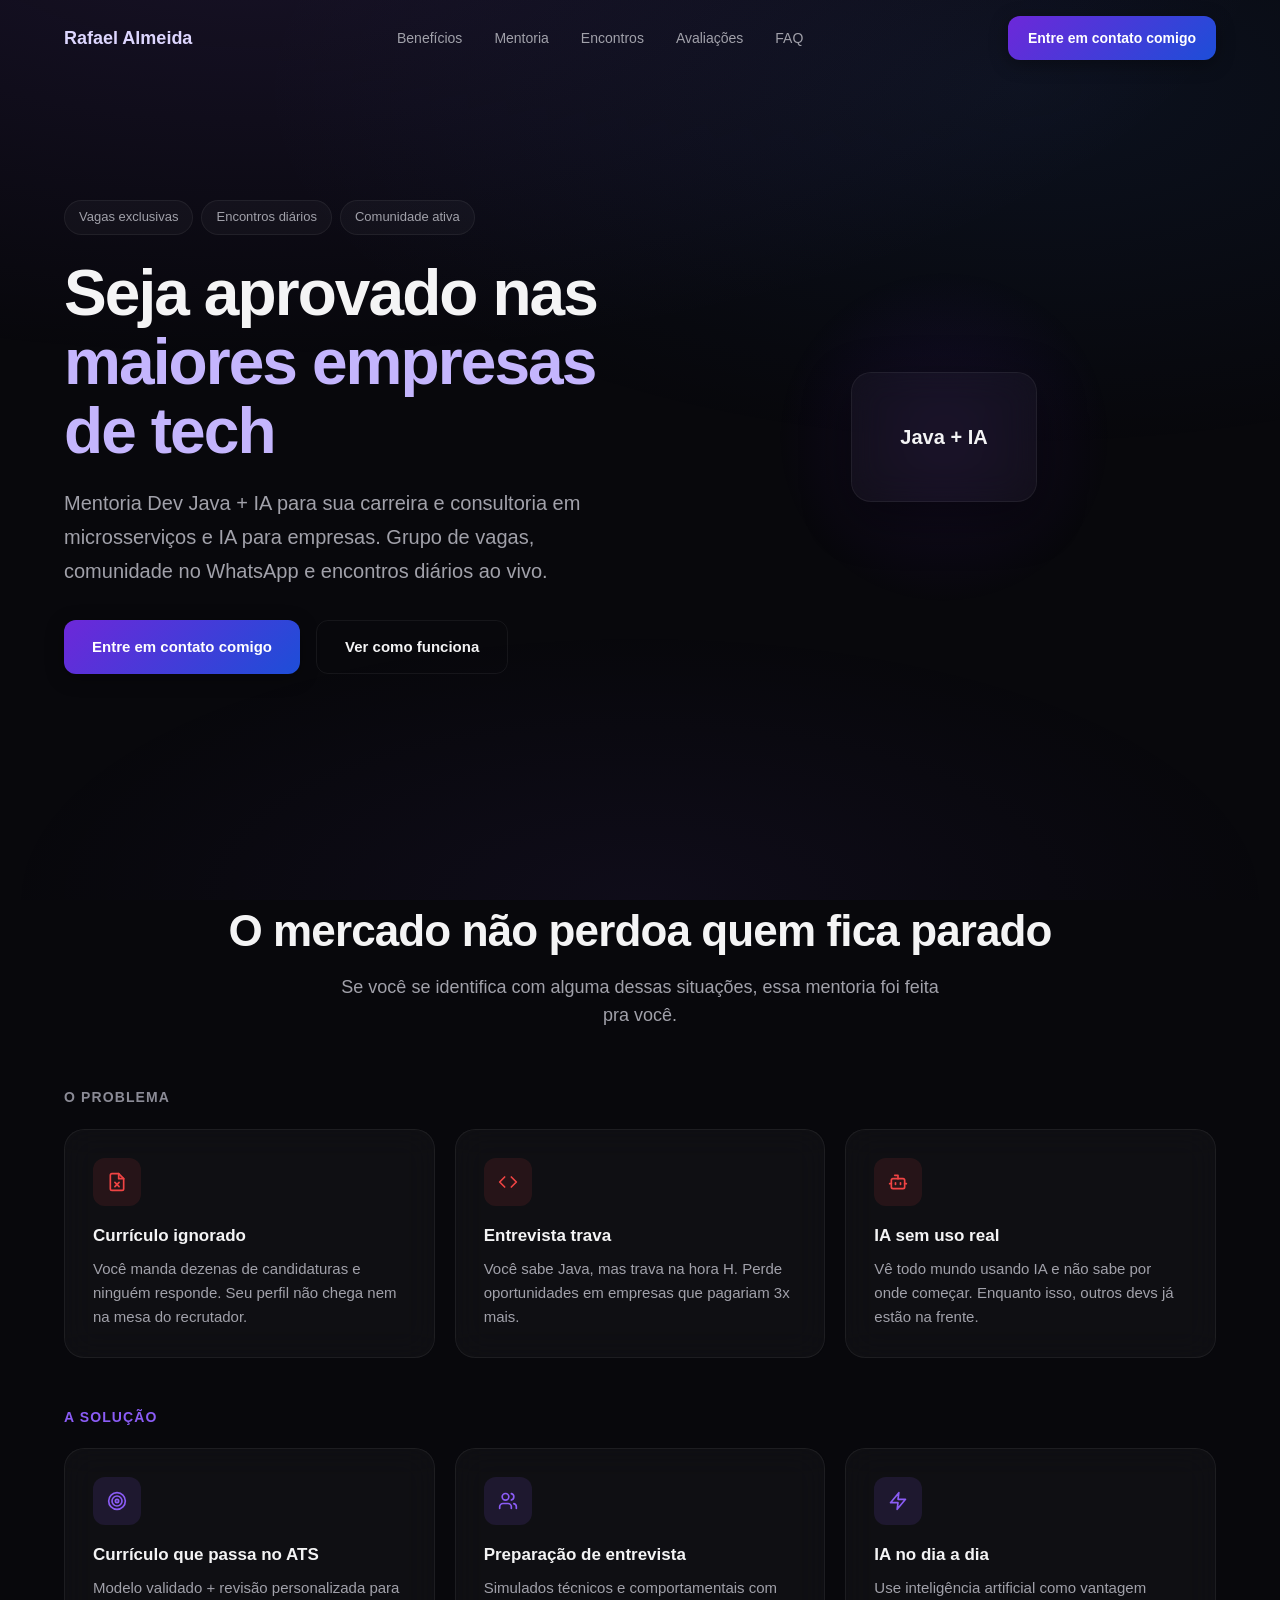
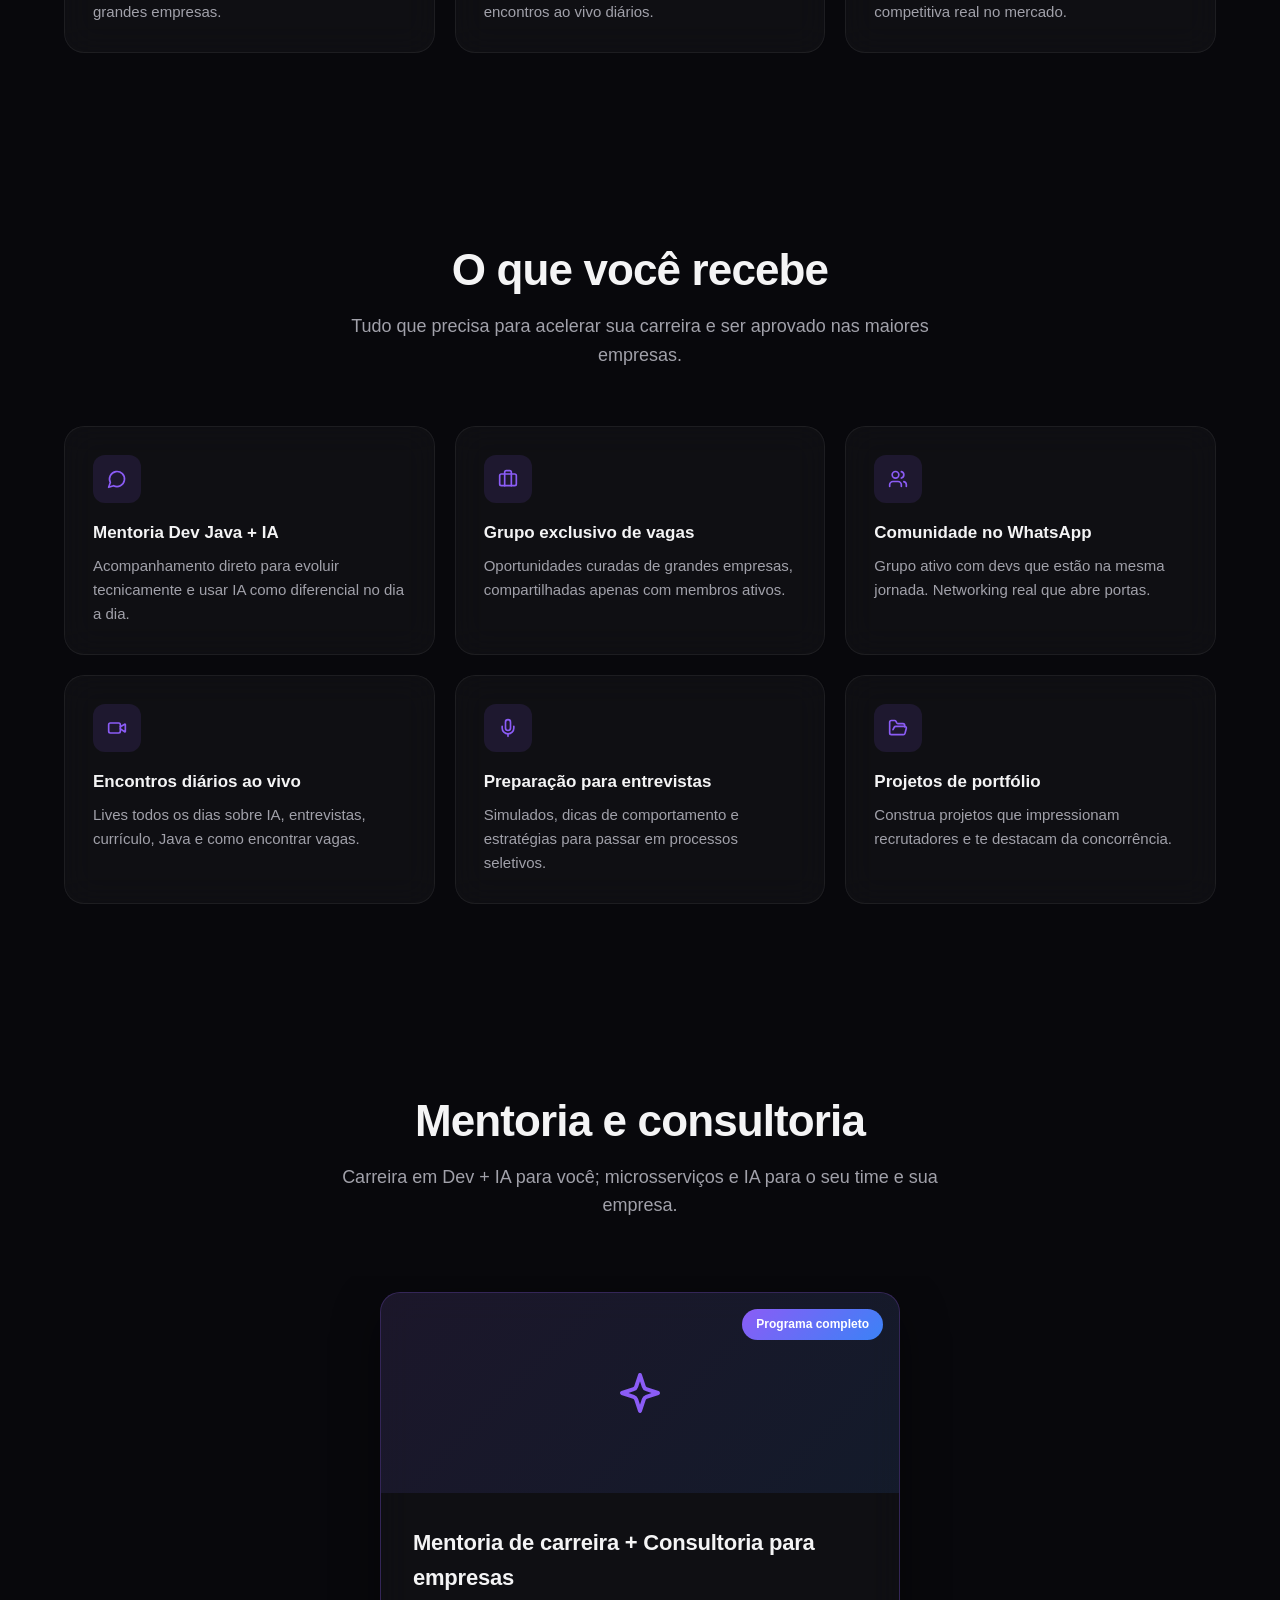
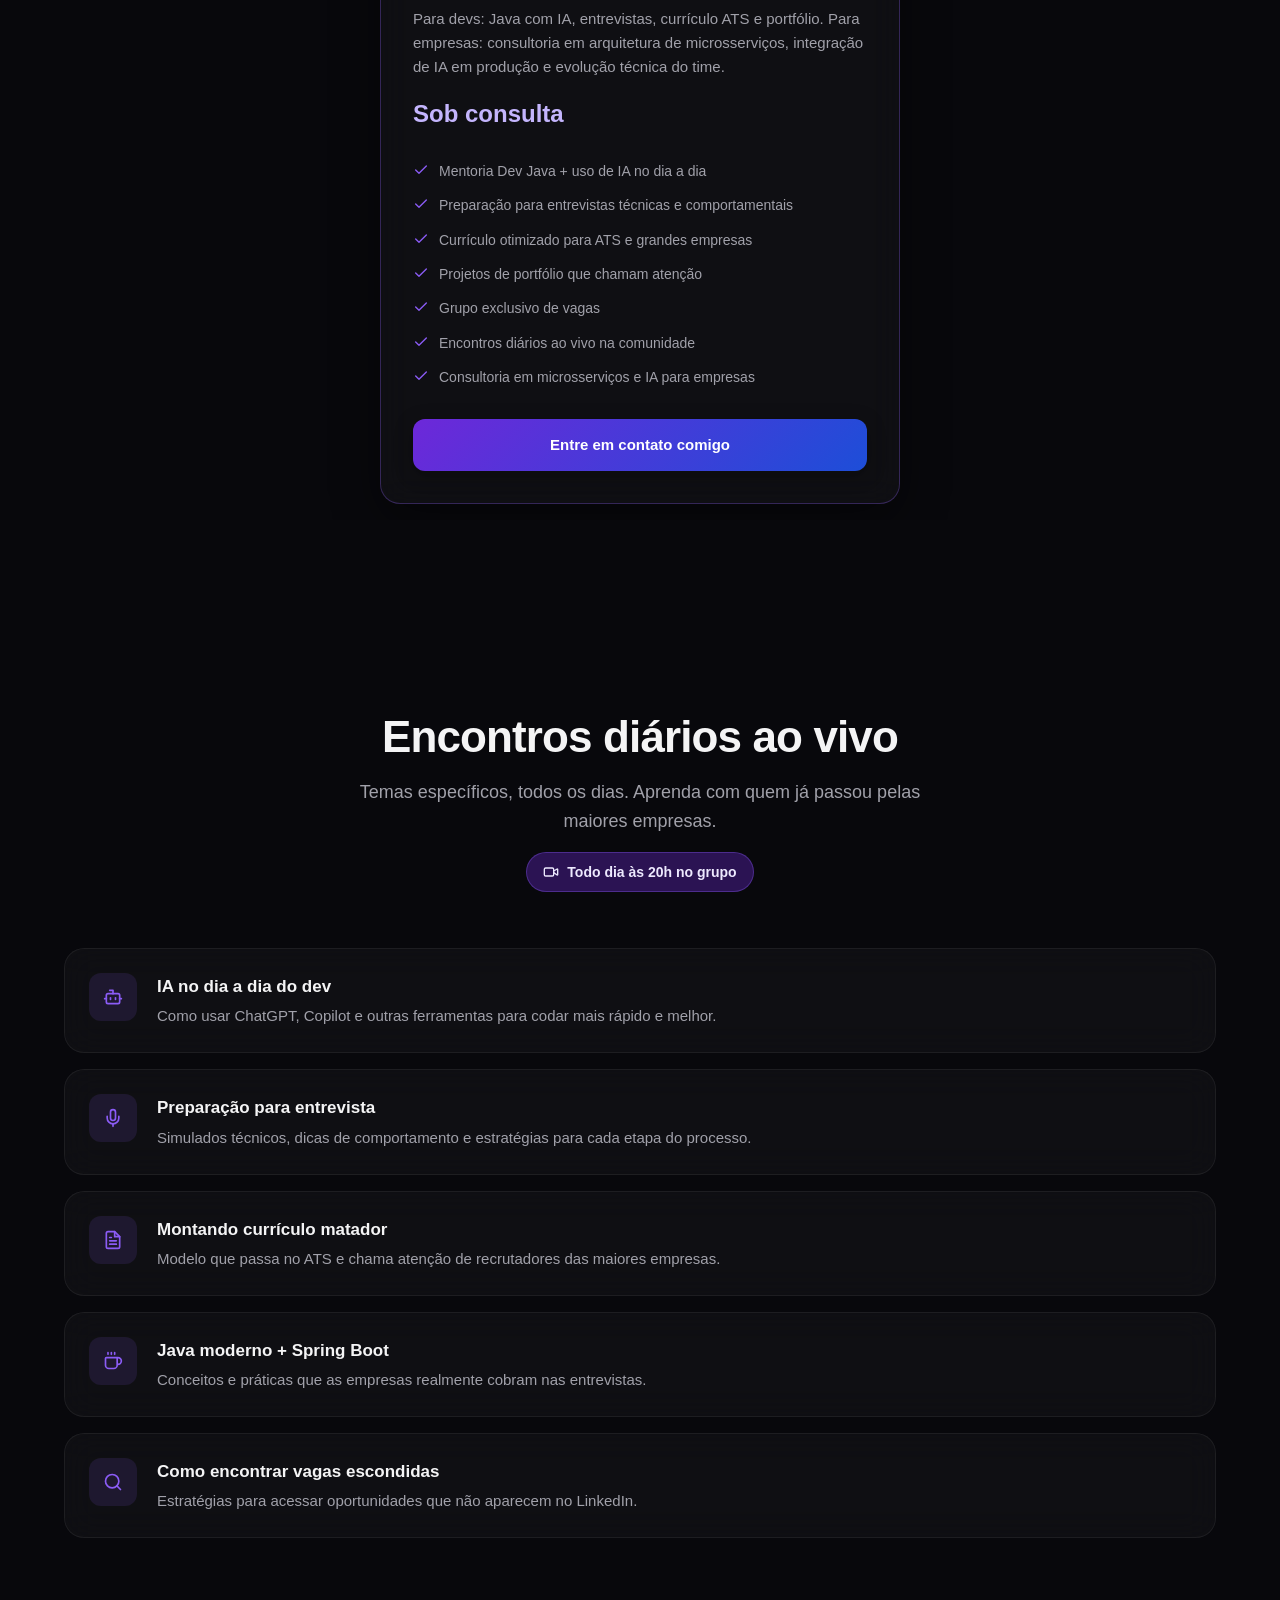
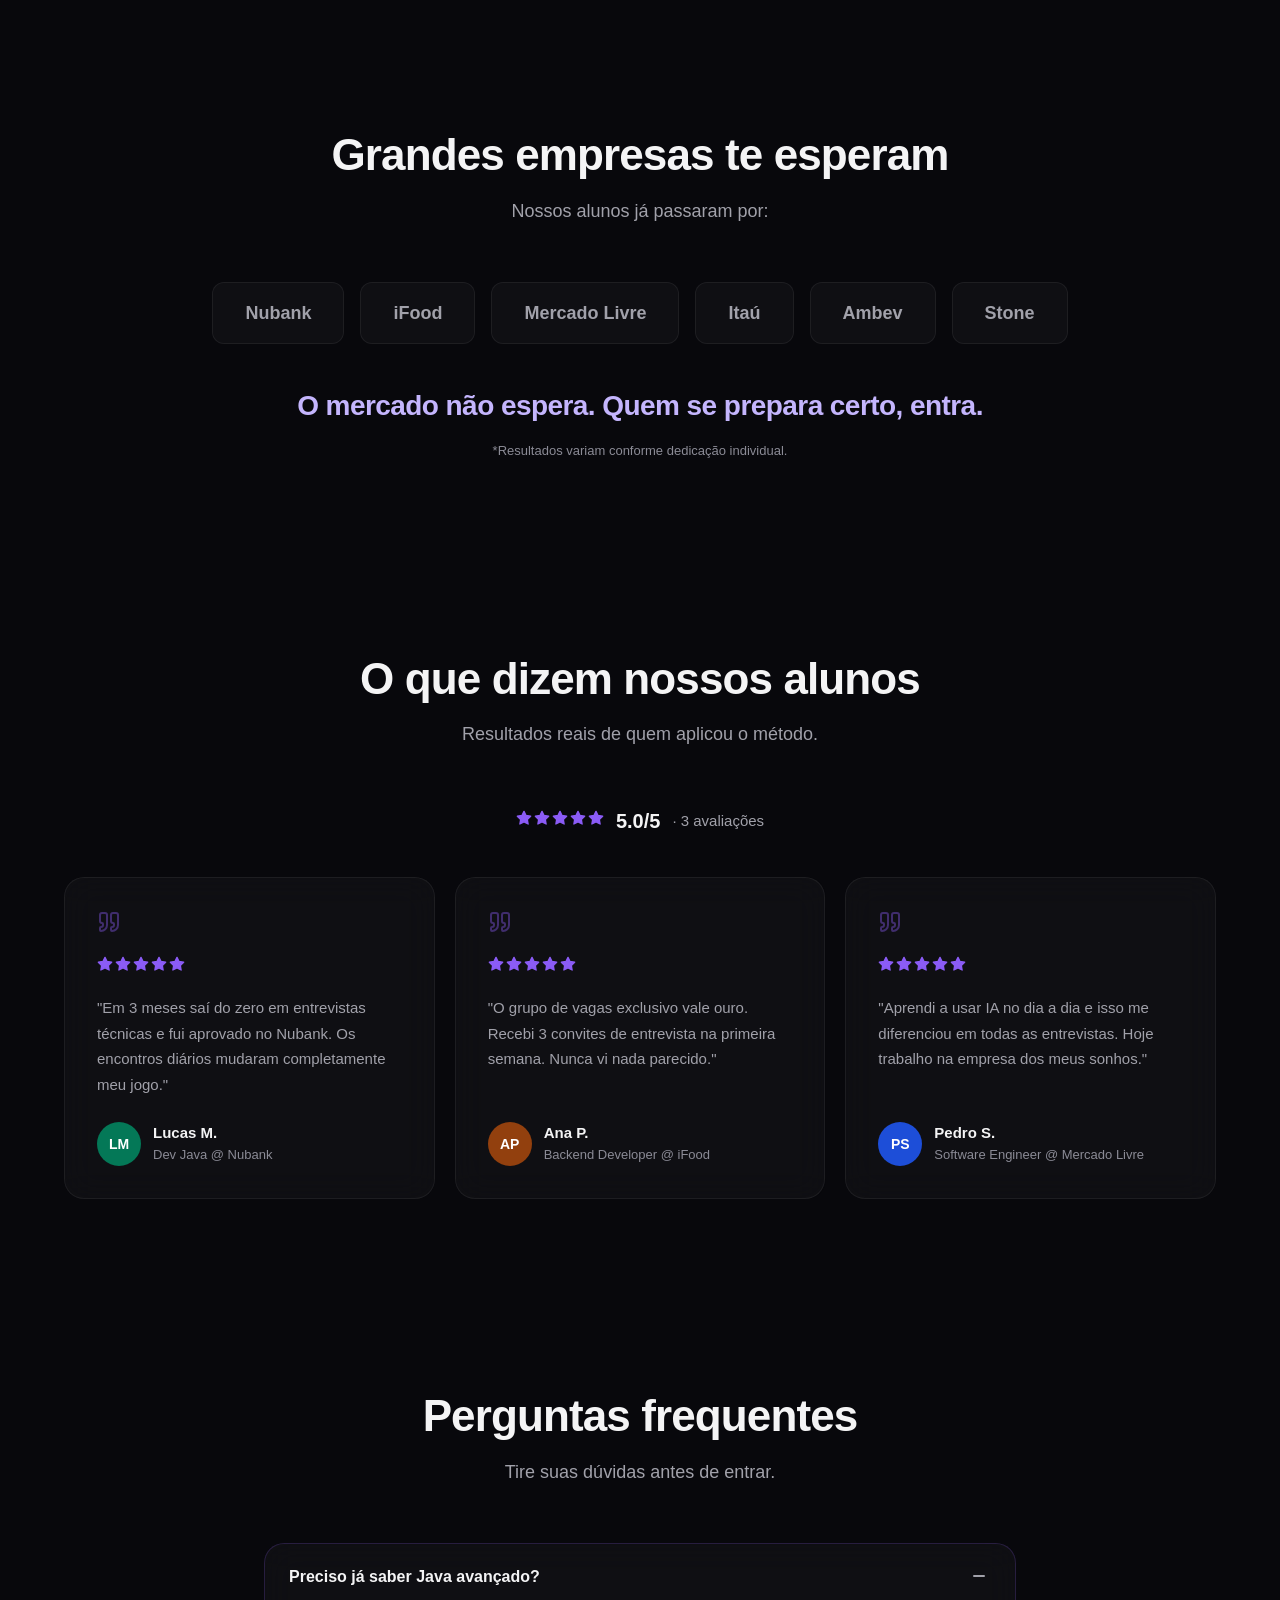
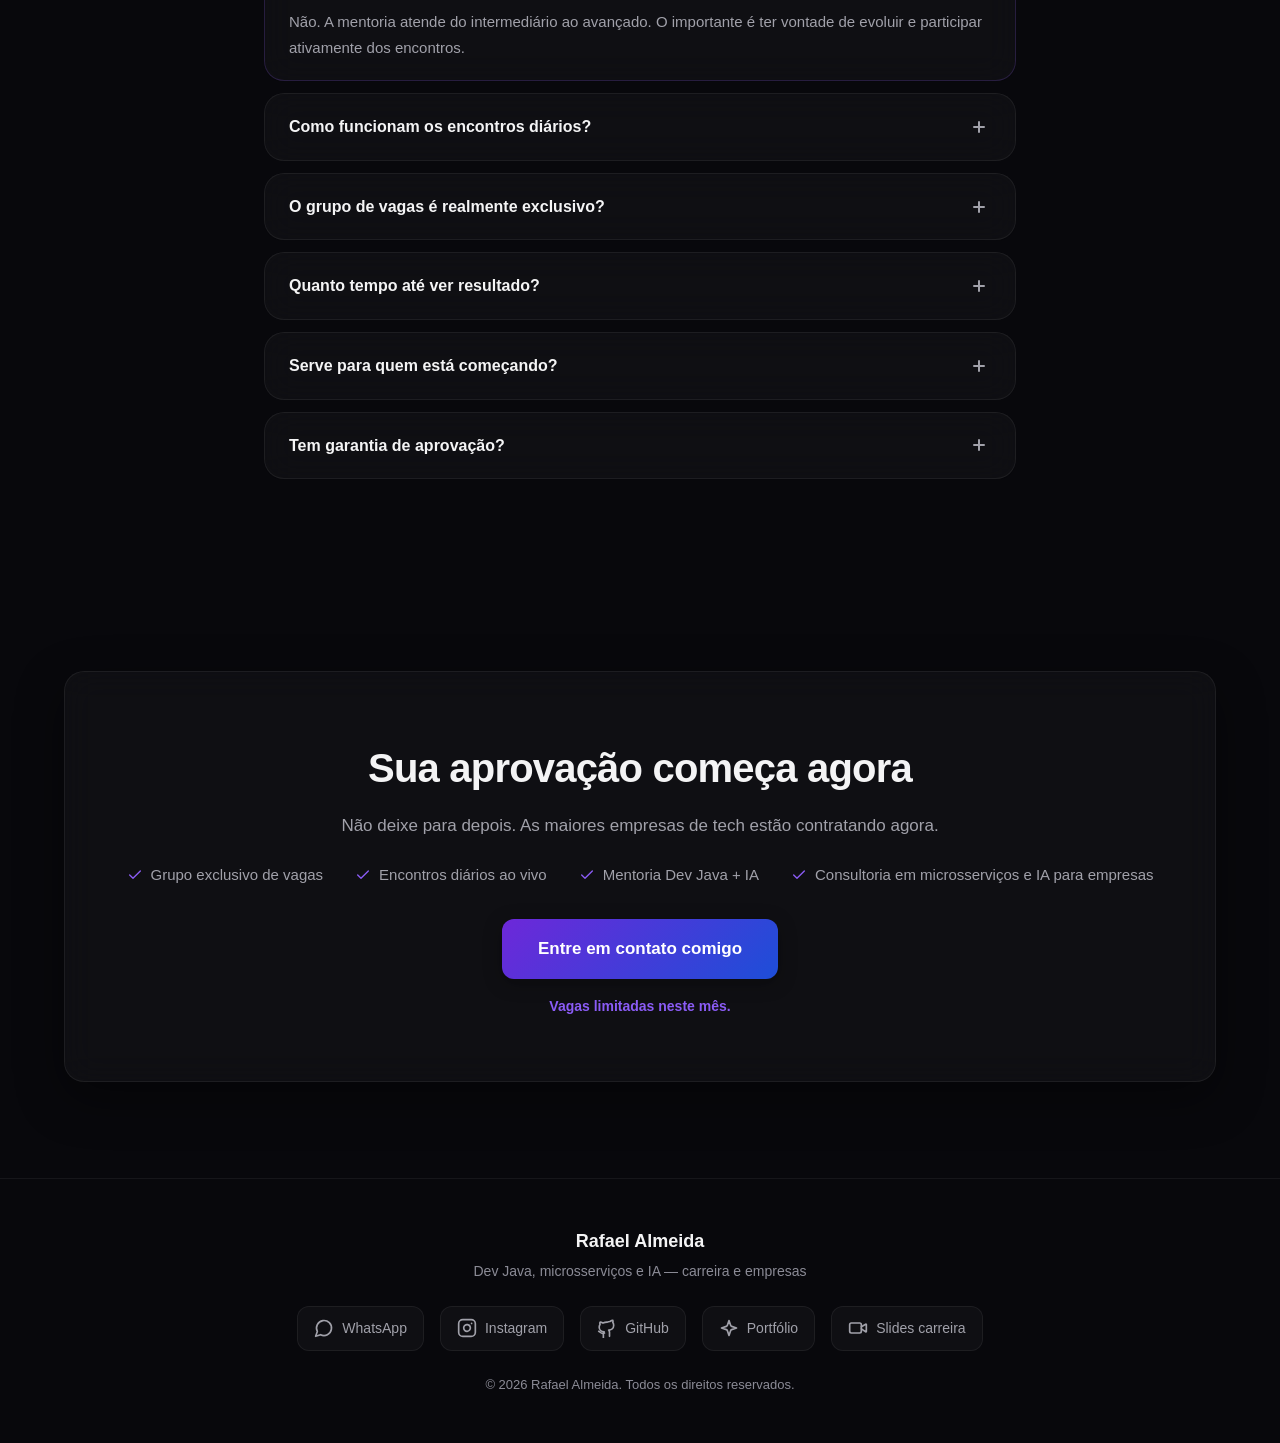
<file: index.html>
<!DOCTYPE html>
<html lang="pt-BR">
<head>
  <meta charset="UTF-8">
  <meta name="viewport" content="width=device-width, initial-scale=1.0">
  <meta name="description" content="Mentoria de carreira Dev Java + IA e consultoria para empresas em microsserviços e inteligência artificial. Vagas exclusivas e encontros ao vivo.">
  <meta name="robots" content="index, follow">
  <title>Rafael Almeida | Consultoria Dev Java, Microsserviços e IA</title>
  <link rel="canonical" href="https://developerrafu.github.io/landing-consultoria-java/">
  <link rel="icon" href="data:image/svg+xml,%3Csvg xmlns='http://www.w3.org/2000/svg' viewBox='0 0 32 32' fill='none'%3E%3Crect width='32' height='32' rx='8' fill='%238B5CF6'/%3E%3Cpath d='M8 22L16 8L24 22H8Z' stroke='white' stroke-width='2' stroke-linejoin='round'/%3E%3Ccircle cx='16' cy='18' r='2' fill='white'/%3E%3C/svg%3E" type="image/svg+xml">
  <link rel="preload" href="config.json" as="fetch" crossorigin>
  <link rel="modulepreload" href="assets/js/main.js">
  <meta name="theme-color" content="#08080C">
  <link rel="stylesheet" href="assets/css/styles.css">
  <script type="application/ld+json" id="structured-data">
  {
    "@context": "https://schema.org",
    "@graph": [
      {
        "@type": "WebSite",
        "@id": "https://developerrafu.github.io/landing-consultoria-java/#website",
        "url": "https://developerrafu.github.io/landing-consultoria-java/",
        "name": "Rafael Almeida",
        "description": "Mentoria de carreira Dev Java + IA e consultoria para empresas em microsserviços e inteligência artificial.",
        "inLanguage": "pt-BR"
      },
      {
        "@type": "Person",
        "@id": "https://developerrafu.github.io/landing-consultoria-java/#person",
        "name": "Rafael Almeida",
        "url": "https://developerrafu.github.io/landing-consultoria-java/",
        "description": "Mentoria de carreira Dev Java + IA e consultoria para empresas em microsserviços e inteligência artificial."
      }
    ]
  }
  </script>
  <script>
    window.__CONFIG_PROMISE__ = fetch("config.json").then(function (response) {
      if (!response.ok) throw new Error("Failed to load config.json");
      return response.json();
    });
  </script>
</head>
<body>
  <div id="app">
    <header class="nav" id="nav">
      <div class="container nav__inner">
        <a href="#" class="nav__brand"><span class="nav__logo-text">Rafael Almeida</span></a>
        <nav class="nav__menu" id="nav-menu" aria-label="Menu principal">
          <a href="#benefits" class="nav__link">Benefícios</a>
          <a href="#products" class="nav__link">Mentoria</a>
          <a href="#live" class="nav__link">Encontros</a>
          <a href="#reviews" class="nav__link">Avaliações</a>
          <a href="#faq" class="nav__link">FAQ</a>
        </nav>
        <div class="nav__actions">
          <a href="https://wa.me/559183610117?text=Ol%C3%A1!%20Quero%20saber%20mais%20sobre%20mentoria%20de%20carreira%20e%20consultoria%20em%20microsservi%C3%A7os%20e%20IA." class="btn btn--primary btn--sm nav__cta" target="_blank" rel="noopener">Entre em contato comigo</a>
          <button class="nav__toggle" id="nav-toggle" aria-label="Abrir menu" aria-expanded="false" type="button">
            <svg class="icon" xmlns="http://www.w3.org/2000/svg" width="24" height="24" viewBox="0 0 24 24" fill="none" stroke="currentColor" stroke-width="2" aria-hidden="true"><line x1="4" x2="20" y1="12" y2="12"/><line x1="4" x2="20" y1="6" y2="6"/><line x1="4" x2="20" y1="18" y2="18"/></svg>
          </button>
        </div>
      </div>
    </header>
    <main id="main-content">
      <section class="section hero" id="hero">
        <div class="container hero__grid">
          <div class="hero__content">
            <div class="hero__badges">
              <span class="badge">Vagas exclusivas</span>
              <span class="badge">Encontros diários</span>
              <span class="badge">Comunidade ativa</span>
            </div>
            <h1 class="hero__title">
              Seja aprovado nas
              <span class="accent-text">maiores empresas de tech</span>
            </h1>
            <p class="hero__subtitle">Mentoria Dev Java + IA para sua carreira e consultoria em microsserviços e IA para empresas. Grupo de vagas, comunidade no WhatsApp e encontros diários ao vivo.</p>
            <div class="hero__actions">
              <a href="https://wa.me/559183610117?text=Ol%C3%A1!%20Quero%20saber%20mais%20sobre%20mentoria%20de%20carreira%20e%20consultoria%20em%20microsservi%C3%A7os%20e%20IA." class="btn btn--primary" target="_blank" rel="noopener">Entre em contato comigo</a>
              <a href="#benefits" class="btn btn--ghost">Ver como funciona</a>
            </div>
          </div>
          <div class="hero__visual">
            <div class="hero__visual-placeholder">
              <div class="hero__glow"></div>
              <div class="hero__card-preview glass">
                <span>Java + IA</span>
              </div>
            </div>
          </div>
        </div>
      </section>
    </main>
  </div>
  <script type="module" src="assets/js/main.js"></script>
</body>
</html>
</file>
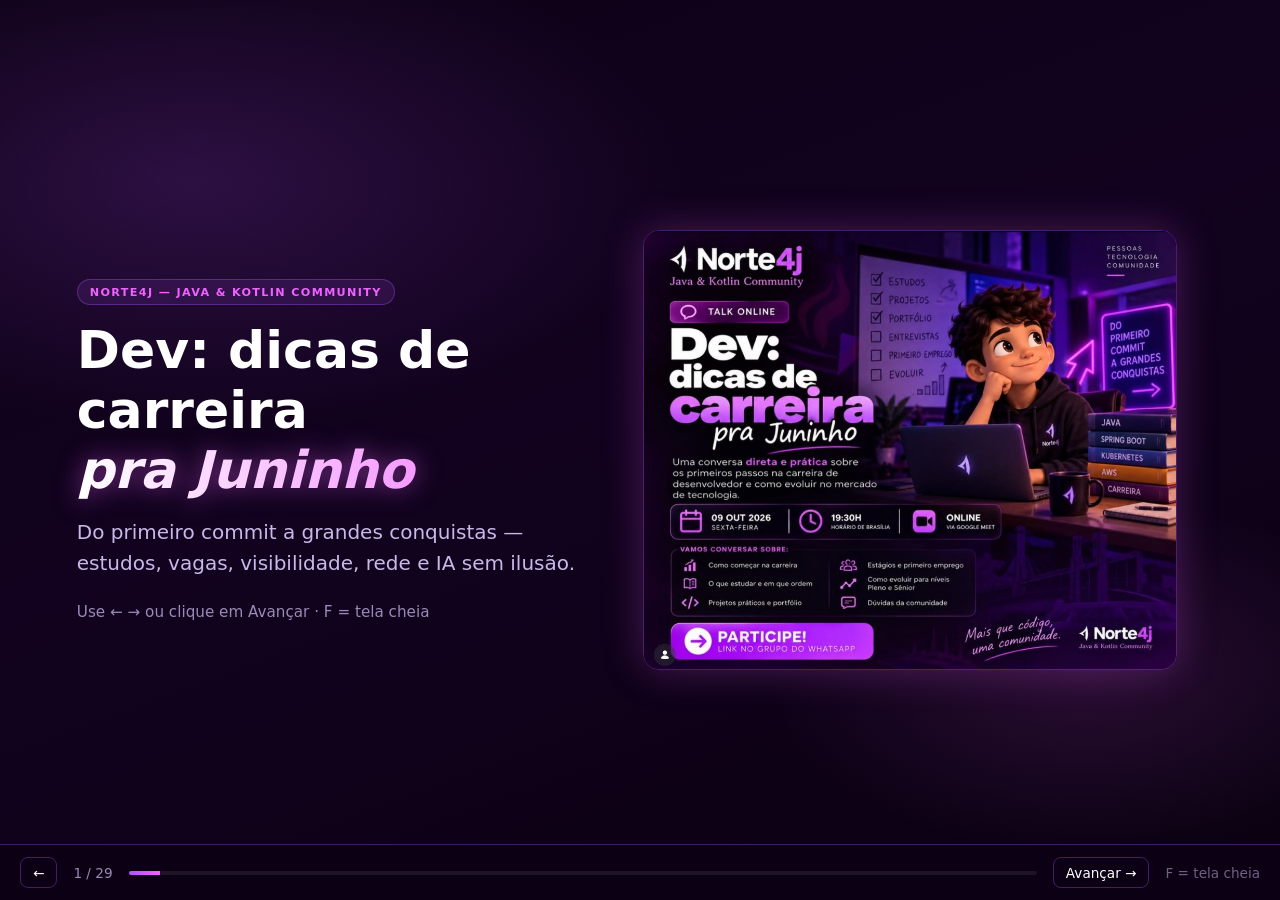
<file: apresentacao/deck.html>
<!DOCTYPE html>
<html lang="pt-BR">
<head>
  <meta charset="UTF-8">
  <meta name="viewport" content="width=device-width, initial-scale=1.0">
  <title>Slides</title>
  <link rel="stylesheet" href="assets/slides.css">
  <script>
    (function () {
      const params = new URLSearchParams(location.search);
      const deck = params.get("deck") || "dev-juninho-30-slides.json";
      document.documentElement.setAttribute("data-slides-config", deck);
      const link = document.createElement("link");
      link.rel = "preload";
      link.href = deck;
      link.as = "fetch";
      link.crossOrigin = "";
      document.head.appendChild(link);
    })();
  </script>
</head>
<body>
  <div class="deck" id="deck" aria-live="polite"></div>

  <div class="ui" role="toolbar" aria-label="Navegação da apresentação">
    <button type="button" id="prev" aria-label="Slide anterior">←</button>
    <span id="counter">…</span>
    <div class="progress" aria-hidden="true"><div class="progress__fill" id="progress"></div></div>
    <button type="button" id="next" aria-label="Próximo slide">Avançar →</button>
    <span class="hint">F = tela cheia</span>
  </div>

  <script type="module" src="assets/slides-renderer.js"></script>
</body>
</html>
</file>
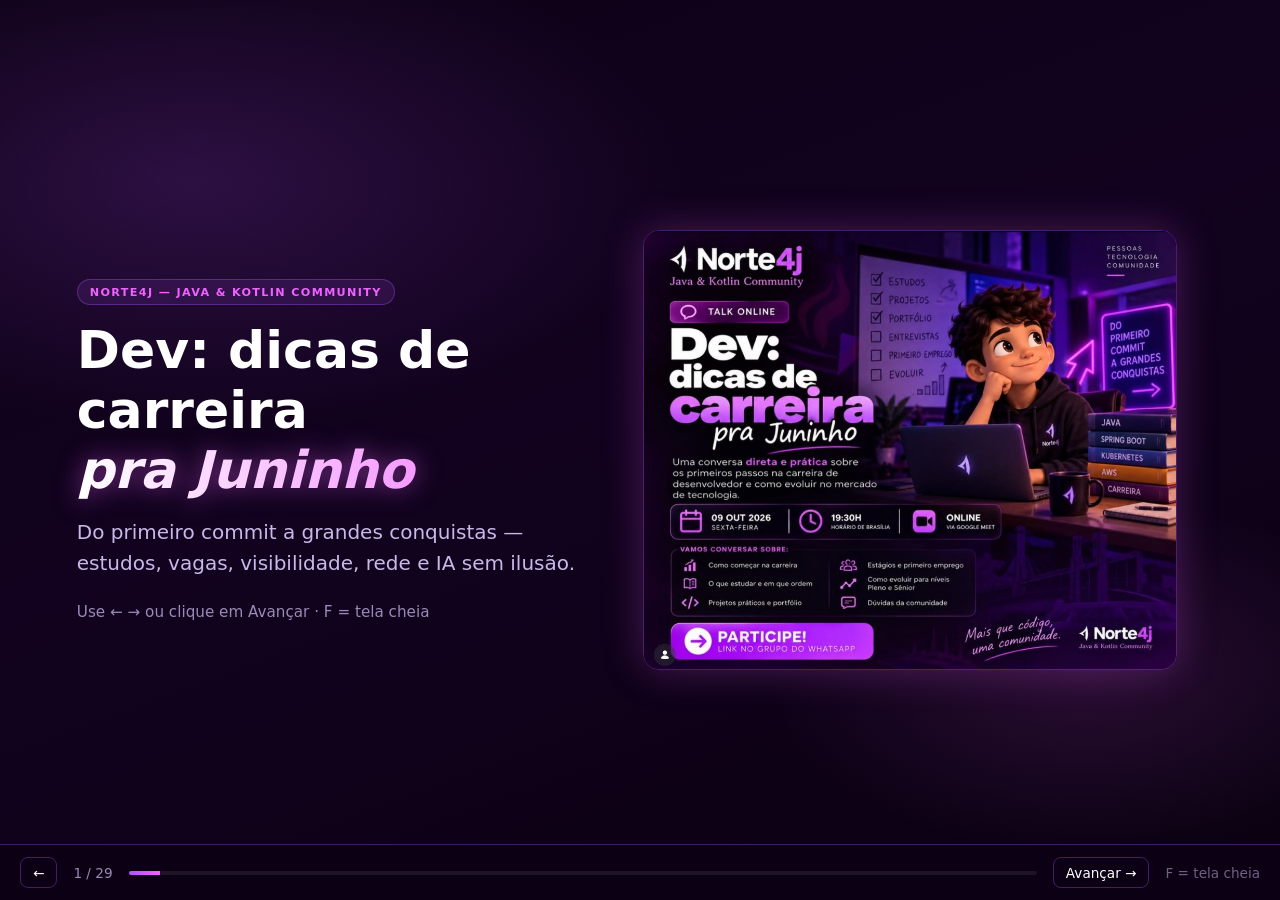
<file: apresentacao/dev-juninho-30-slides.html>
<!DOCTYPE html>
<html lang="pt-BR">
<head>
  <meta charset="UTF-8">
  <meta name="viewport" content="width=device-width, initial-scale=1.0">
  <title>Dev: dicas de carreira pra Juninho — 30 slides</title>
  <link rel="icon" type="image/svg+xml" href="data:image/svg+xml,%3Csvg xmlns='http://www.w3.org/2000/svg' viewBox='0 0 32 32' role='img' aria-label='Slides'%3E%3Cdefs%3E%3ClinearGradient id='g' x1='0%25' y1='0%25' x2='100%25' y2='100%25'%3E%3Cstop offset='0%25' stop-color='%23b352ff'/%3E%3Cstop offset='100%25' stop-color='%23f062ff'/%3E%3C/linearGradient%3E%3Cfilter id='glow'%3E%3CfeGaussianBlur stdDeviation='1.2' result='b'/%3E%3CfeMerge%3E%3CfeMergeNode in='b'/%3E%3CfeMergeNode in='SourceGraphic'/%3E%3C/feMerge%3E%3C/filter%3E%3C/defs%3E%3Crect width='32' height='32' rx='8' fill='%230d0115'/%3E%3Crect x='6' y='7' width='20' height='15' rx='2.5' fill='none' stroke='url(%23g)' stroke-width='2' filter='url(%23glow)'/%3E%3Crect x='9' y='10' width='14' height='2' rx='1' fill='url(%23g)'/%3E%3Crect x='9' y='14' width='10' height='1.5' rx='.75' fill='%23c9b8e8' opacity='.9'/%3E%3Crect x='9' y='17' width='12' height='1.5' rx='.75' fill='%23c9b8e8' opacity='.65'/%3E%3Cpolygon points='22,22 22,26 26,24' fill='url(%23g)'/%3E%3C/svg%3E">
  <link rel="apple-touch-icon" href="data:image/svg+xml,%3Csvg xmlns='http://www.w3.org/2000/svg' viewBox='0 0 32 32'%3E%3Crect width='32' height='32' rx='8' fill='%230d0115'/%3E%3Crect x='6' y='7' width='20' height='15' rx='2.5' fill='none' stroke='%23f062ff' stroke-width='2'/%3E%3Cpolygon points='22,22 22,26 26,24' fill='%23f062ff'/%3E%3C/svg%3E">
  <style>
    :root {
      --bg: #0d0115;
      --bg-card: rgba(20, 8, 32, 0.85);
      --accent-from: #b352ff;
      --accent-to: #f062ff;
      --text: #ffffff;
      --text-soft: #c9b8e8;
      --text-muted: #9a8ab5;
      --border: rgba(179, 82, 255, 0.35);
      --glow: 0 0 40px rgba(240, 98, 255, 0.25);
      --font: "Segoe UI", system-ui, -apple-system, sans-serif;
    }

    * { box-sizing: border-box; margin: 0; padding: 0; }

    html, body {
      height: 100%;
      overflow: hidden;
      font-family: var(--font);
      background: var(--bg);
      color: var(--text);
    }

    body::before {
      content: "";
      position: fixed;
      inset: 0;
      background:
        radial-gradient(ellipse 70% 50% at 15% 20%, rgba(179, 82, 255, 0.18), transparent 55%),
        radial-gradient(ellipse 50% 40% at 85% 75%, rgba(240, 98, 255, 0.12), transparent 50%),
        linear-gradient(160deg, #0d0115 0%, #12021f 45%, #0a0110 100%);
      z-index: 0;
    }

    .deck {
      position: relative;
      z-index: 1;
      height: 100vh;
      width: 100vw;
    }

    .slide {
      position: absolute;
      inset: 0;
      display: flex;
      flex-direction: column;
      justify-content: center;
      padding: clamp(1.5rem, 4vw, 3.5rem) clamp(1.5rem, 6vw, 5rem);
      opacity: 0;
      visibility: hidden;
      transform: translateX(24px);
      transition: opacity 0.35s ease, transform 0.35s ease, visibility 0.35s;
      pointer-events: none;
    }

    .slide.is-active {
      opacity: 1;
      visibility: visible;
      transform: translateX(0);
      pointer-events: auto;
    }

    .slide--scroll.is-active {
      justify-content: flex-start;
      overflow-x: hidden;
      overflow-y: auto;
      padding-bottom: 4.5rem;
      -webkit-overflow-scrolling: touch;
    }

    .slide--checklist h2 {
      font-size: clamp(1.35rem, 3vw, 2rem);
      margin-bottom: 0.5rem;
    }

    .slide--checklist .grid-2 {
      grid-template-columns: repeat(3, minmax(0, 1fr));
      gap: 0.65rem;
      max-width: 62rem;
    }

    @media (max-width: 900px) {
      .slide--checklist .grid-2 {
        grid-template-columns: repeat(2, minmax(0, 1fr));
      }
    }

    .slide--checklist .mini-card {
      padding: 0.65rem 0.75rem;
    }

    .slide--checklist .mini-card h3 {
      font-size: 0.72rem;
    }

    .slide--checklist .mini-card p {
      font-size: 0.82rem;
      line-height: 1.35;
    }

    .slide--section {
      justify-content: flex-end;
      padding-bottom: clamp(3rem, 12vh, 6rem);
    }

    .slide--section .section-num {
      font-size: clamp(4rem, 14vw, 9rem);
      font-weight: 800;
      line-height: 1;
      background: linear-gradient(135deg, var(--accent-from), var(--accent-to));
      -webkit-background-clip: text;
      background-clip: text;
      color: transparent;
      filter: drop-shadow(0 0 30px rgba(240, 98, 255, 0.4));
      margin-bottom: 0.25rem;
    }

    .slide--challenge .card {
      border-color: rgba(240, 98, 255, 0.55);
      box-shadow: var(--glow);
    }

    .badge {
      display: inline-block;
      font-size: 0.7rem;
      font-weight: 700;
      letter-spacing: 0.12em;
      text-transform: uppercase;
      padding: 0.35rem 0.75rem;
      border-radius: 999px;
      border: 1px solid var(--border);
      color: var(--accent-to);
      margin-bottom: 1rem;
      background: rgba(179, 82, 255, 0.12);
    }

    .badge--challenge {
      background: linear-gradient(90deg, var(--accent-from), var(--accent-to));
      color: #0d0115;
      border: none;
    }

    h1 {
      font-size: clamp(1.75rem, 4.5vw, 3.25rem);
      font-weight: 800;
      line-height: 1.15;
      max-width: 18ch;
    }

    h1 .script {
      display: block;
      font-weight: 600;
      font-style: italic;
      background: linear-gradient(90deg, #fff, var(--accent-to));
      -webkit-background-clip: text;
      background-clip: text;
      color: transparent;
      text-shadow: none;
      filter: drop-shadow(0 0 12px rgba(240, 98, 255, 0.5));
    }

    h2 {
      font-size: clamp(1.5rem, 3.5vw, 2.5rem);
      font-weight: 700;
      margin-bottom: 1rem;
      background: linear-gradient(90deg, #fff 30%, var(--accent-to));
      -webkit-background-clip: text;
      background-clip: text;
      color: transparent;
    }

    .subtitle {
      font-size: clamp(1rem, 2vw, 1.25rem);
      color: var(--text-soft);
      max-width: 42rem;
      margin-top: 1rem;
      line-height: 1.55;
    }

    .meta {
      margin-top: 1.5rem;
      font-size: 0.95rem;
      color: var(--text-muted);
    }

    .card {
      background: var(--bg-card);
      border: 1px solid var(--border);
      border-radius: 16px;
      padding: clamp(1.25rem, 3vw, 2rem);
      max-width: 52rem;
      backdrop-filter: blur(12px);
    }

    ul, ol {
      margin-top: 0.75rem;
      padding-left: 1.25rem;
      color: var(--text-soft);
      font-size: clamp(0.95rem, 1.8vw, 1.15rem);
      line-height: 1.65;
    }

    li { margin-bottom: 0.5rem; }
    li strong { color: var(--text); }

    .grid-2 {
      display: grid;
      grid-template-columns: repeat(auto-fit, minmax(220px, 1fr));
      gap: 1rem;
      max-width: 56rem;
      margin-top: 1rem;
    }

    .mini-card {
      background: rgba(179, 82, 255, 0.08);
      border: 1px solid var(--border);
      border-radius: 12px;
      padding: 1rem 1.1rem;
    }

    .mini-card h3 {
      font-size: 0.85rem;
      text-transform: uppercase;
      letter-spacing: 0.06em;
      color: var(--accent-to);
      margin-bottom: 0.35rem;
    }

    .mini-card p {
      font-size: 0.95rem;
      color: var(--text-soft);
      line-height: 1.45;
    }

    .cover-grid {
      display: grid;
      grid-template-columns: 1fr 1fr;
      gap: 2rem;
      align-items: center;
      max-width: 1100px;
      width: 100%;
    }

    @media (max-width: 800px) {
      .cover-grid { grid-template-columns: 1fr; }
      .cover-grid img { max-height: 220px; object-fit: cover; width: 100%; border-radius: 12px; }
    }

    .cover-grid img {
      width: 100%;
      border-radius: 16px;
      border: 1px solid var(--border);
      box-shadow: var(--glow);
    }

    .quote {
      margin-top: 1rem;
      padding-left: 1rem;
      border-left: 3px solid var(--accent-from);
      color: var(--text-muted);
      font-style: italic;
      font-size: 0.95rem;
    }

    .ui {
      position: fixed;
      bottom: 0;
      left: 0;
      right: 0;
      z-index: 10;
      display: flex;
      align-items: center;
      gap: 1rem;
      padding: 0.75rem 1.25rem;
      background: rgba(13, 1, 21, 0.92);
      border-top: 1px solid var(--border);
      font-size: 0.85rem;
      color: var(--text-muted);
    }

    .progress {
      flex: 1;
      height: 4px;
      background: rgba(255, 255, 255, 0.08);
      border-radius: 999px;
      overflow: hidden;
    }

    .progress__fill {
      height: 100%;
      width: 0%;
      background: linear-gradient(90deg, var(--accent-from), var(--accent-to));
      transition: width 0.3s ease;
    }

    .ui button {
      background: transparent;
      border: 1px solid var(--border);
      color: var(--text);
      border-radius: 8px;
      padding: 0.4rem 0.75rem;
      cursor: pointer;
      font: inherit;
    }

    .ui button:hover {
      border-color: var(--accent-to);
      box-shadow: var(--glow);
    }

    .hint { opacity: 0.7; }

    .slide--open .card {
      min-height: 14rem;
      display: flex;
      flex-direction: column;
      justify-content: center;
      border-style: dashed;
      border-width: 2px;
    }

    .slide--open .open-prompt {
      font-size: clamp(1.1rem, 2.2vw, 1.45rem);
      color: var(--text-soft);
      line-height: 1.6;
      max-width: 40rem;
    }

    .link-grid {
      display: grid;
      grid-template-columns: repeat(auto-fit, minmax(240px, 1fr));
      gap: 0.85rem;
      max-width: 56rem;
      margin-top: 1.25rem;
    }

    .link-card {
      display: block;
      text-decoration: none;
      color: var(--text);
      background: rgba(179, 82, 255, 0.1);
      border: 1px solid var(--border);
      border-radius: 14px;
      padding: 1rem 1.15rem;
      transition: border-color 0.2s ease, box-shadow 0.2s ease, transform 0.2s ease;
    }

    .link-card:hover {
      border-color: var(--accent-to);
      box-shadow: var(--glow);
      transform: translateY(-2px);
    }

    .link-card span {
      display: block;
      font-size: 0.72rem;
      letter-spacing: 0.08em;
      text-transform: uppercase;
      color: var(--accent-to);
      margin-bottom: 0.35rem;
    }

    .link-card strong {
      font-size: 1rem;
      font-weight: 600;
      word-break: break-word;
    }
  </style>
</head>
<body>
  <div class="deck" id="deck" aria-live="polite">

    <!-- 1 -->
    <section class="slide is-active" data-slide="1">
      <div class="cover-grid">
        <div>
          <span class="badge">Norte4j — Java &amp; Kotlin Community</span>
          <h1>Dev: dicas de carreira <span class="script">pra Juninho</span></h1>
          <p class="subtitle">Do primeiro commit a grandes conquistas — estudos, vagas, visibilidade, rede e IA sem ilusão.</p>
          <p class="meta">Use ← → ou clique em Avançar · F = tela cheia</p>
        </div>
        <img src="assets/capa-norte4j.jpg" alt="Capa do evento Dev: dicas de carreira pra Juninho">
      </div>
    </section>

    <!-- 2 -->
    <section class="slide" data-slide="2">
      <span class="badge">Roteiro</span>
      <h2>O que vamos conversar</h2>
      <div class="grid-2">
        <div class="mini-card"><h3>01</h3><p>Escolher linguagem (sem fanatismo)</p></div>
        <div class="mini-card"><h3>02</h3><p>O que estudar além do tutorial</p></div>
        <div class="mini-card"><h3>03</h3><p>Primeira vaga e dia a dia</p></div>
        <div class="mini-card"><h3>04</h3><p>Subir de senioridade com ética</p></div>
        <div class="mini-card"><h3>05</h3><p>Networking que abre porta</p></div>
        <div class="mini-card"><h3>06</h3><p>IA como multiplicador</p></div>
        <div class="mini-card"><h3>→</h3><p>Desafio: projeto guiado Java + Angular no GitHub</p></div>
      </div>
    </section>

    <!-- 3 -->
    <section class="slide slide--section" data-slide="3">
      <span class="badge">Tema 01</span>
      <div class="section-num">01</div>
      <h2>Como escolher a linguagem</h2>
      <p class="subtitle">Não existe “a melhor”. Existe a que você vai usar com consistência.</p>
    </section>

    <!-- 4 -->
    <section class="slide" data-slide="4">
      <span class="badge">Linguagem</span>
      <h2>Sem preferência religiosa</h2>
      <div class="card">
        <ul>
          <li><strong>Java, Kotlin, C#, Python, Go…</strong> são ferramentas. O mercado contrata problema resolvido, não logo na camiseta.</li>
          <li>Parar de trocar de stack todo mês é metade da batalha.</li>
          <li>Escolha com base em <strong>vagas na sua regão</strong>, <strong>comunidade ativa</strong> e <strong>tipo de produto</strong> que te anima (web, mobile, backend, dados).</li>
        </ul>
        <p class="quote">Pergunta útil: “Onde eu quero estar empregado em 12 meses?” — a resposta costuma apontar a stack.</p>
      </div>
    </section>

    <!-- 5 -->
    <section class="slide slide--scroll slide--checklist" data-slide="5">
      <span class="badge">Linguagem</span>
      <h2>Critérios práticos (checklist)</h2>
      <div class="grid-2">
        <div class="mini-card"><h3>Mercado</h3><p>Abra 20 vagas júnior/estágio e conte a stack mais repetida — não o Twitter.</p></div>
        <div class="mini-card"><h3>Curva</h3><p>Uma linguagem “difícil” com mentoria e comunidade pode ser mais rápida que uma “fácil” sozinho.</p></div>
        <div class="mini-card"><h3>Ecossistema</h3><p>Framework maduro, documentação, empresas usando em produção.</p></div>
        <div class="mini-card"><h3>Projeto âncora</h3><p>Um projeto real (API, app, automação) fixa a escolha melhor que 40 cursos.</p></div>
        <div class="mini-card"><h3>Fullstack → especialista</h3><p>Comece <strong>fullstack / full cycle</strong> (back, front, deploy, entrega ponta a ponta) — é o perfil com <strong>mais janelas</strong> no início. Depois aprofunde onde o mercado e você mais combinam.</p></div>
        <div class="mini-card"><h3>Nuvem (AWS)</h3><p>Estude bastante <strong>computação em nuvem</strong>, principalmente <strong>AWS</strong> e o ecossistema: EC2, S3, RDS, Lambda, IAM, CloudWatch — deploy e operação viram diferencial cedo.</p></div>
      </div>
    </section>

    <!-- 6 -->
    <section class="slide slide--section" data-slide="7">
      <span class="badge">Tema 02</span>
      <div class="section-num">02</div>
      <h2>O que estudar</h2>
      <p class="subtitle">Sair do óbvio: o júnior que só replica tutorial some na massa.</p>
    </section>

    <!-- 8 -->
    <section class="slide" data-slide="8">
      <span class="badge">Fundamentos</span>
      <h2>Estrutura de dados &amp; complexidade</h2>
      <div class="card">
        <ul>
          <li>Listas, mapas, filas, árvores — <strong>quando usar cada uma</strong> no dia a dia (cache, fila, índice).</li>
          <li>Big O na prática: loop aninhado em lista grande? Índice no banco? N+1?</li>
          <li>LeetCode infinito não é obrigatório; <strong>entender trade-off</strong> é.</li>
        </ul>
      </div>
    </section>

    <!-- 9 -->
    <section class="slide" data-slide="9">
      <span class="badge">Fundamentos</span>
      <h2>Segurança (mínimo viável de produção)</h2>
      <div class="card">
        <ul>
          <li>Auth: sessão vs JWT, expiração, não logar senha/token.</li>
          <li>OWASP Top 10 em linguagem humana: injection, XSS, IDOR, secrets no repo.</li>
          <li>Dependências: <strong>CVE não é só coisa de sênior</strong> — rode scanner no CI quando puder.</li>
        </ul>
      </div>
    </section>

    <!-- 10 -->
    <section class="slide" data-slide="10">
      <span class="badge">Fundamentos</span>
      <h2>Performance</h2>
      <div class="card">
        <ul>
          <li>Meça antes de “otimizar”: logs, APM, query lenta, profiling.</li>
          <li>Cache com critério (o que invalida? consistência?).</li>
          <li>Async/concorrência só quando o gargalo está claro — complexidade tem custo.</li>
        </ul>
      </div>
    </section>

    <!-- 11 -->
    <section class="slide" data-slide="11">
      <span class="badge">Fundamentos</span>
      <h2>Resiliência de aplicações</h2>
      <div class="card">
        <ul>
          <li>Timeout, retry com backoff, circuit breaker — serviço externo <strong>vai</strong> cair.</li>
          <li>Idempotência em filas e pagamentos.</li>
          <li>Health check, graceful shutdown, fila morta (DLQ).</li>
        </ul>
      </div>
    </section>

    <!-- 12 -->
    <section class="slide" data-slide="12">
      <span class="badge">Fundamentos</span>
      <h2>Sair do óbvio</h2>
      <div class="grid-2">
        <div class="mini-card"><h3>Cloud (AWS)</h3><p>Domine pelo menos <strong>4 ferramentas</strong> — ex.: S3, IAM, Lambda, RDS, CloudWatch, ECS (o que seu time usar de verdade).</p></div>
        <div class="mini-card"><h3>Observabilidade</h3><p>Métricas, traces, correlação de request — “funciona na minha máquina” não escala.</p></div>
        <div class="mini-card"><h3>Deploy &amp; CI</h3><p>Pipeline que roda teste e lint; ambiente parecido com produção.</p></div>
        <div class="mini-card"><h3>Domínio</h3><p>Ler regra de negócio e perguntar “e se falhar aqui?”</p></div>
        <div class="mini-card"><h3>Escrita</h3><p>ADR curto, PR description, post-mortem — comunicação é skill técnica.</p></div>
      </div>
    </section>

    <!-- 13 -->
    <section class="slide slide--section" data-slide="14">
      <span class="badge">Tema 03</span>
      <div class="section-num">03</div>
      <h2>Primeira vaga</h2>
      <p class="subtitle">Estágio, trainee, júnior — o jogo é entrada + aprendizado acelerado.</p>
    </section>

    <!-- 15 -->
    <section class="slide" data-slide="15">
      <span class="badge">Primeira vaga</span>
      <h2>Estágio × trainee × júnior</h2>
      <div class="card">
        <ul>
          <li><strong>Estágio:</strong> foco em formação; expectativa de mentoria; ótimo para carteira e ritmo de estudo.</li>
          <li><strong>Trainee:</strong> programa estruturado; turma; prazo definido para virar pleno/júnior.</li>
          <li><strong>Júnior:</strong> entrega com supervisão; menos “aula”, mais produto.</li>
        </ul>
        <p class="quote">Aceite o degrau que te coloca <em>dentro</em> de um time que shipa código de verdade.</p>
      </div>
    </section>

    <!-- 16 -->
    <section class="slide" data-slide="16">
      <span class="badge">Primeira vaga</span>
      <h2>Onde procurar</h2>
      <div class="grid-2">
        <div class="mini-card"><h3>Plataformas</h3><p>LinkedIn, Gupy, Catho, Programathor, GeekHunter, site da empresa.</p></div>
        <div class="mini-card"><h3>Comunidades</h3><p>Discord/WhatsApp de cidade, meetups (Norte4j!), grupos de vagas com curadoria.</p></div>
        <div class="mini-card"><h3>Indicação</h3><p>Ex-faculdade, mentores, palestrantes — mensagem curta + link do GitHub/LinkedIn.</p></div>
        <div class="mini-card"><h3>ATS</h3><p>CV com palavras da vaga; portfólio linkado; projeto deployado &gt; 10 certificados.</p></div>
      </div>
    </section>

    <!-- 17 -->
    <section class="slide" data-slide="17">
      <span class="badge">Primeira vaga</span>
      <h2>Comportamento no dia a dia</h2>
      <div class="card">
        <ul>
          <li><strong>Pergunte cedo</strong> quando travar 30–45 min — com contexto e o que já tentou.</li>
          <li><strong>Entregue em fatias</strong>: PR pequeno, revisável, com descrição clara.</li>
          <li>Anote decisões do time; participe de daily sem monopolizar.</li>
          <li>Errou? Assume, corrige, registra aprendizado — confiança &gt; ego.</li>
          <li>Horário e combinados: remoto também é profissionalismo.</li>
        </ul>
      </div>
    </section>

    <!-- 18 -->
    <section class="slide slide--section" data-slide="19">
      <span class="badge">Tema 04</span>
      <div class="section-num">04</div>
      <h2>Subindo de senioridade</h2>
      <p class="subtitle">Promoção raramente cai do céu — visibilidade + impacto + conversa.</p>
    </section>

    <!-- 20 -->
    <section class="slide" data-slide="20">
      <span class="badge">Carreira</span>
      <h2>Como mostrar trabalho</h2>
      <div class="card">
        <ul>
          <li><strong>Brag document</strong> mensal: o que entregou, métrica, risco evitado, quem ajudou.</li>
          <li>PRs e demos: antes/depois, print de dashboard, tempo de resposta.</li>
          <li>1:1 com líder: pauta com objetivos alinhados à rubrica de nível (pleno/sênior).</li>
          <li>Compartilhe conhecimento: lunch &amp; learn, doc interna, onboarding melhorado.</li>
        </ul>
      </div>
    </section>

    <!-- 21 -->
    <section class="slide" data-slide="21">
      <span class="badge">Carreira</span>
      <h2>Linha do tempo realista</h2>
      <div class="card">
        <ul>
          <li><strong>0–12 meses:</strong> aprender o sistema, entregar tickets com qualidade.</li>
          <li><strong>12–24 meses:</strong> dono de feature, propor melhorias, reduzir débito local.</li>
          <li><strong>24–36+ meses:</strong> influência cross-team, mentoria, incidentes, arquitetura.</li>
        </ul>
        <p class="quote">Empresa e contexto mudam os números — o padrão é: <em>escopo maior, autonomia maior</em>.</p>
      </div>
    </section>

    <!-- 22 -->
    <section class="slide" data-slide="22">
      <span class="badge">Carreira</span>
      <h2>Como negociar promoção</h2>
      <div class="card">
        <ul>
          <li>Peça <strong>critérios explícitos</strong> do próximo nível (comportamentos, não só “tempo de casa”).</li>
          <li>Traga evidências do brag doc; compare com a rubrica.</li>
          <li>Se não houver vaga/orçamento: plano com data de revisão, escopo, salário alvo.</li>
          <li>Alternativas: título, faixa salarial, projetos estratégicos — negocie pacote.</li>
        </ul>
      </div>
    </section>

    <!-- 23 -->
    <section class="slide" data-slide="23">
      <span class="badge">Carreira</span>
      <h2>Visibilidade sem “puxar saco”</h2>
      <div class="card">
        <ul>
          <li><strong>Relacionamento ≠ bajulação:</strong> seja confiável, claro e útil para o time e o líder.</li>
          <li>Antecipe problema com solução; não só “deu ruim”.</li>
          <li>Reconheça trabalho dos outros — reputação é rede.</li>
          <li>Política existe; ética é não inventar mérito nem apagar colega.</li>
        </ul>
      </div>
    </section>

    <!-- 24 -->
    <section class="slide slide--section" data-slide="25">
      <span class="badge">Tema 05</span>
      <div class="section-num">05</div>
      <h2>Networking</h2>
      <p class="subtitle">Porta que mais abre: alguém que já viu você trabalhar (ou estudar sério).</p>
    </section>

    <!-- 26 -->
    <section class="slide" data-slide="26">
      <span class="badge">Networking</span>
      <h2>Indicações que funcionam</h2>
      <div class="card">
        <ul>
          <li>Mensagem curta: quem você é, vaga alvo, link GitHub/LinkedIn, <strong>por que encaixa</strong>.</li>
          <li>Facilite o indicador: CV em PDF, bloco de competências, disponibilidade.</li>
          <li>Depois da indicação: feedback para quem indicou — fecha o ciclo.</li>
          <li>Indique outros quando puder; rede é conta corrente de reciprocidade.</li>
        </ul>
      </div>
    </section>

    <!-- 27 -->
    <section class="slide" data-slide="27">
      <span class="badge">Networking</span>
      <h2>Comunidades</h2>
      <div class="grid-2">
        <div class="mini-card"><h3>Presença</h3><p>Meetup, live, open source local — consistência &gt; um evento por ano.</p></div>
        <div class="mini-card"><h3>Contribuição</h3><p>Responda dúvida de iniciante, revise PR, escreva resumo de talk.</p></div>
        <div class="mini-card"><h3>Marca</h3><p>Um tema: “júnior em Java”, “primeiro emprego” — foco ajuda a ser lembrado.</p></div>
        <div class="mini-card"><h3>Online</h3><p>LinkedIn técnico, blog curto, thread de aprendizado — não precisa ser influencer.</p></div>
      </div>
    </section>

    <!-- 28 -->
    <section class="slide" data-slide="28">
      <span class="badge">Networking</span>
      <h2>Comunicação</h2>
      <div class="card">
        <ul>
          <li><strong>Escrito:</strong> título claro, contexto, pedido, prazo — no Slack e no e-mail.</li>
          <li><strong>Falado:</strong> daily objetiva; reunião com agenda; “não sei” honesto.</li>
          <li><strong>Escuta:</strong> repetir entendimento antes de codar — evita retrabalho.</li>
          <li>Inglês técnico: mesmo B1 abre vaga remota — 15 min/dia já conta.</li>
        </ul>
      </div>
    </section>

    <!-- 29 -->
    <section class="slide slide--section" data-slide="30">
      <span class="badge">Tema 06</span>
      <div class="section-num">06</div>
      <h2>IA na carreira do júnior</h2>
      <p class="subtitle">Não tenha medo — mas não troque fundamentos por atalho.</p>
    </section>

    <!-- 31 -->
    <section class="slide" data-slide="31">
      <span class="badge">IA</span>
      <h2>Multiplique, não some</h2>
      <div class="card">
        <ul>
          <li>Use IA para <strong>explicar erro</strong>, gerar testes, rascunhar doc, explorar API — sempre validando.</li>
          <li>Não pare de estudar estrutura de dados, segurança e sistema — IA não assina o deploy por você.</li>
          <li>Regra: se você não consegue explicar o código em voz alta, ainda não é seu.</li>
          <li>IA acelera quem já tem base; quem só copia e cola fica refém da ferramenta.</li>
        </ul>
      </div>
    </section>

    <!-- 32 — desafio único -->
    <section class="slide slide--challenge" data-slide="32">
      <span class="badge badge--challenge">Desafio</span>
      <h2>Guia para devs iniciantes</h2>
      <div class="card">
        <p class="subtitle" style="margin-top: 0;">Repositório de <strong>prática guiada</strong> — não é produto pronto. Você implementa, testa, documenta e evolui task por task.</p>
        <ul>
          <li><strong>Stack:</strong> Java + Spring Boot, Angular, PostgreSQL, Docker, JWT, testes.</li>
          <li><strong>Trilha:</strong> login → S3/MinIO → feed → RabbitMQ → trending e recomendações (9 tasks).</li>
          <li><strong>Regras:</strong> Gitflow, código seu, sem gerador/“projeto inteiro na IA”, 80% de cobertura no que você fizer.</li>
        </ul>
        <a class="link-card" style="margin-top: 1.25rem;" href="https://github.com/developerRafu/app-java-angular-login" target="_blank" rel="noopener noreferrer">
          <span>Abrir no GitHub</span>
          <strong>github.com/developerRafu/app-java-angular-login</strong>
        </a>
        <p class="quote">Comece pela Task 1 e não pule etapas — é assim que time de produto trabalha.</p>
      </div>
    </section>

    <!-- 33 — espaço aberto -->
    <section class="slide slide--open" data-slide="33">
      <span class="badge">Rodízio</span>
      <h2>Bora trocar ideia?</h2>
      <div class="card">
        <p class="open-prompt">Espaço aberto para <strong>outros devs</strong> compartilharem experiências, dicas, erros que viraram aprendizado e caminhos para a primeira vaga.</p>
        <ul style="margin-top: 1.25rem;">
          <li>Qual foi sua virada de chave na carreira?</li>
          <li>O que você faria diferente como júnior?</li>
          <li>Qual comunidade ou hábito mais te ajudou?</li>
        </ul>
      </div>
    </section>

    <!-- 34 — contatos -->
    <section class="slide slide--links" data-slide="34">
      <span class="badge">Conecte</span>
      <h2>Rafael Almeida</h2>
      <p class="subtitle">Do primeiro commit a grandes conquistas — obrigado, Norte4j!</p>
      <div class="link-grid">
        <a class="link-card" href="https://github.com/developerRafu" target="_blank" rel="noopener noreferrer">
          <span>GitHub</span>
          <strong>github.com/developerRafu</strong>
        </a>
        <a class="link-card" href="https://developerrafu.github.io/portfolio/" target="_blank" rel="noopener noreferrer">
          <span>Portfólio</span>
          <strong>developerrafu.github.io/portfolio</strong>
        </a>
        <a class="link-card" href="https://www.instagram.com/rafu.class/" target="_blank" rel="noopener noreferrer">
          <span>Instagram</span>
          <strong>@rafu.class</strong>
        </a>
        <a class="link-card" href="https://chat.whatsapp.com/CEC5j1W4Rcb7vRuRQZ03xj" target="_blank" rel="noopener noreferrer">
          <span>Norte4j · WhatsApp</span>
          <strong>Grupo Geral — Java &amp; Kotlin</strong>
        </a>
        <a class="link-card" href="https://comunidade.devsnorte.com/comunidade/norte4j-java-kotlin-community-35" target="_blank" rel="noopener noreferrer">
          <span>Grupo / eventos</span>
          <strong>Comunidade Norte (Norte4j)</strong>
        </a>
        <a class="link-card" href="https://developerrafu.github.io/landing-consultoria-java/" target="_blank" rel="noopener noreferrer">
          <span>Mentoria Dev Java + IA</span>
          <strong>Vem pra mentoria</strong>
        </a>
      </div>
      <p class="meta" style="margin-top: 1.5rem;">Slides online: developerrafu.github.io/portfolio/apresentacao/dev-juninho-30-slides.html</p>
    </section>
  </div>

  <div class="ui" role="toolbar" aria-label="Navegação da apresentação">
    <button type="button" id="prev" aria-label="Slide anterior">←</button>
    <span id="counter">1 / 28</span>
    <div class="progress" aria-hidden="true"><div class="progress__fill" id="progress"></div></div>
    <button type="button" id="next" aria-label="Próximo slide">Avançar →</button>
    <span class="hint">F = tela cheia</span>
  </div>

  <script>
    (function () {
      const slides = Array.from(document.querySelectorAll(".slide"));
      const total = slides.length;
      let index = 0;

      const counterEl = document.getElementById("counter");
      const progressEl = document.getElementById("progress");
      const prevBtn = document.getElementById("prev");
      const nextBtn = document.getElementById("next");

      function show(i) {
        index = Math.max(0, Math.min(total - 1, i));
        slides.forEach((slide, n) => {
          slide.classList.toggle("is-active", n === index);
        });
        counterEl.textContent = (index + 1) + " / " + total;
        progressEl.style.width = ((index + 1) / total * 100) + "%";
        document.title = "Slide " + (index + 1) + " — Dev Juninho";
      }

      function next() { show(index + 1); }
      function prev() { show(index - 1); }

      nextBtn.addEventListener("click", next);
      prevBtn.addEventListener("click", prev);

      document.addEventListener("keydown", function (e) {
        if (e.key === "ArrowRight" || e.key === " " || e.key === "PageDown") {
          e.preventDefault();
          next();
        }
        if (e.key === "ArrowLeft" || e.key === "PageUp") {
          e.preventDefault();
          prev();
        }
        if (e.key === "Home") { e.preventDefault(); show(0); }
        if (e.key === "End") { e.preventDefault(); show(total - 1); }
        if (e.key === "f" || e.key === "F") {
          if (!document.fullscreenElement) {
            document.documentElement.requestFullscreen().catch(function () {});
          } else {
            document.exitFullscreen();
          }
        }
      });

      let touchStartX = 0;
      document.addEventListener("touchstart", function (e) {
        touchStartX = e.changedTouches[0].screenX;
      }, { passive: true });
      document.addEventListener("touchend", function (e) {
        const dx = e.changedTouches[0].screenX - touchStartX;
        if (Math.abs(dx) > 50) {
          if (dx < 0) next();
          else prev();
        }
      }, { passive: true });

      show(0);
    })();
  </script>
</body>
</html>
</file>
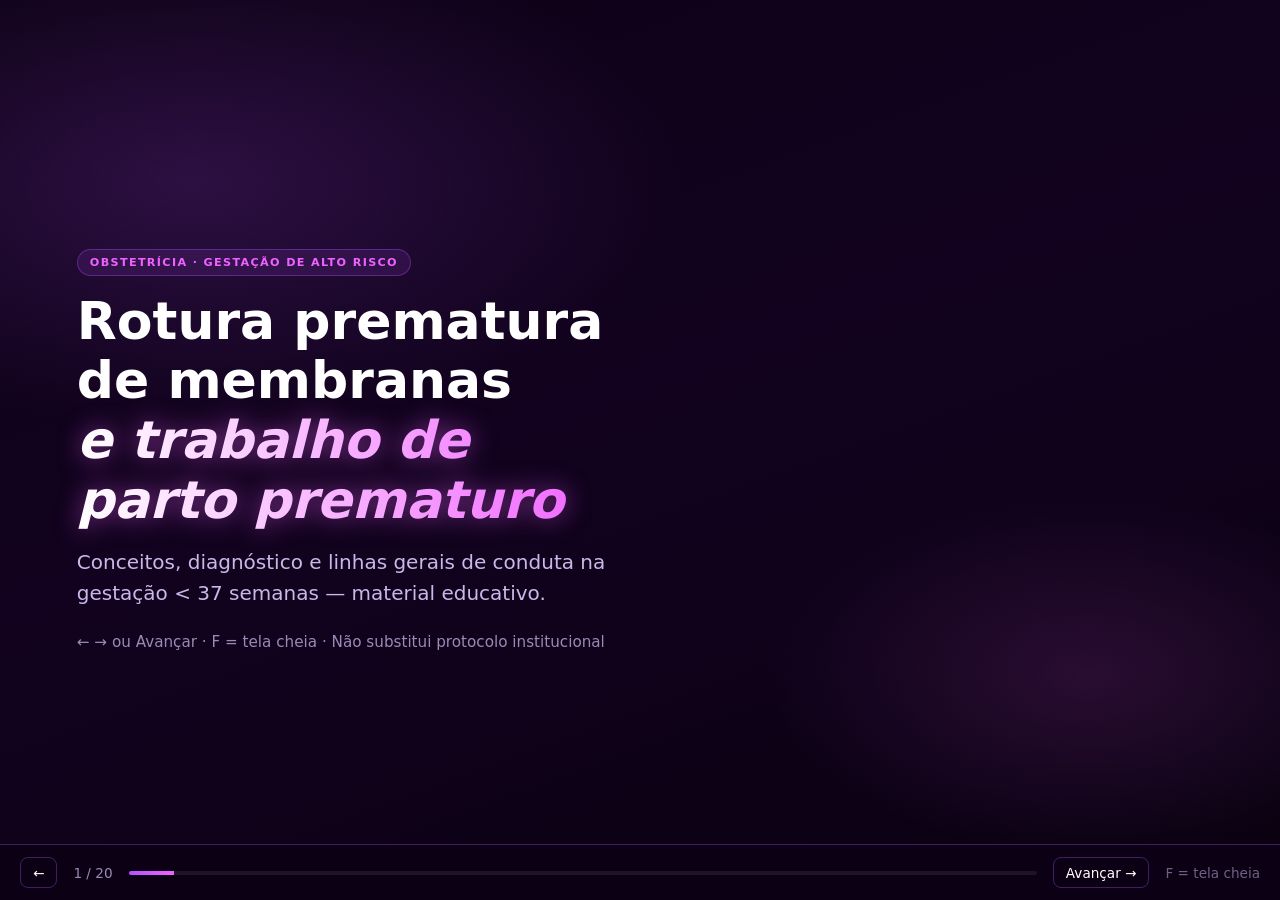
<file: apresentacao/rotura-membranas-tpp.html>
<!DOCTYPE html>
<html lang="pt-BR" data-slides-config="rotura-membranas-tpp.json">
<head>
  <meta charset="UTF-8">
  <meta name="viewport" content="width=device-width, initial-scale=1.0">
  <title>Rotura prematura de membranas e trabalho de parto prematuro</title>
  <link rel="preload" href="rotura-membranas-tpp.json" as="fetch" crossorigin>
  <link rel="stylesheet" href="assets/slides.css">
</head>
<body>
  <div class="deck" id="deck" aria-live="polite"></div>

  <div class="ui" role="toolbar" aria-label="Navegação da apresentação">
    <button type="button" id="prev" aria-label="Slide anterior">←</button>
    <span id="counter">…</span>
    <div class="progress" aria-hidden="true"><div class="progress__fill" id="progress"></div></div>
    <button type="button" id="next" aria-label="Próximo slide">Avançar →</button>
    <span class="hint">F = tela cheia</span>
  </div>

  <script type="module" src="assets/slides-renderer.js"></script>
</body>
</html>
</file>
<file: assets/css/styles.css>
/* ============================================
   Design System — Reflect Dark
   ============================================ */

:root {
  --accent-from: #8B5CF6;
  --accent-to: #3B82F6;
  --bg: #08080C;
  --bg-elevated: #0f0f14;
  --text-primary: #F4F4F5;
  --text-secondary: #A1A1AA;
  --text-muted: #8B8B96;
  --border: rgba(255, 255, 255, 0.06);
  --border-hover: rgba(255, 255, 255, 0.12);
  --glass-bg: rgba(255, 255, 255, 0.03);
  --glass-blur: 16px;
  --radius-sm: 8px;
  --radius-md: 12px;
  --radius-lg: 20px;
  --radius-xl: 28px;
  --shadow-elevated: 0 16px 48px rgba(0, 0, 0, 0.42);
  --shadow-glow: var(--shadow-elevated);
  --focus-ring: 0 0 0 3px rgba(139, 92, 246, 0.45);
  --accent-text: #c4b5fd;
  --transition: 0.25s cubic-bezier(0.4, 0, 0.2, 1);
  --container: 1200px;
  --font: -apple-system, BlinkMacSystemFont, "Segoe UI", Roboto, "Helvetica Neue", Arial, sans-serif;
}

*, *::before, *::after {
  box-sizing: border-box;
  margin: 0;
  padding: 0;
}

html {
  scroll-behavior: smooth;
}

body {
  font-family: var(--font);
  background: var(--bg);
  color: var(--text-primary);
  line-height: 1.6;
  -webkit-font-smoothing: antialiased;
  overflow-x: hidden;
}

::selection {
  background: rgba(139, 92, 246, 0.35);
  color: var(--text-primary);
}

:focus-visible {
  outline: none;
  box-shadow: var(--focus-ring);
}

a:focus-visible,
button:focus-visible,
.btn:focus-visible {
  outline: none;
  box-shadow: var(--focus-ring);
}


body::before {
  content: "";
  position: fixed;
  inset: 0;
  background:
    radial-gradient(ellipse 80% 50% at 20% -10%, rgba(139, 92, 246, 0.12), transparent),
    radial-gradient(ellipse 60% 40% at 80% 10%, rgba(59, 130, 246, 0.08), transparent),
    radial-gradient(ellipse 50% 30% at 50% 100%, rgba(139, 92, 246, 0.06), transparent);
  pointer-events: none;
  z-index: 0;
}

#app {
  position: relative;
  z-index: 1;
}

img {
  max-width: 100%;
  height: auto;
  display: block;
}

a {
  color: inherit;
  text-decoration: none;
}

ul {
  list-style: none;
}

.icon {
  width: 1.25rem;
  height: 1.25rem;
  flex-shrink: 0;
}

/* ============================================
   Utilities
   ============================================ */

.container {
  width: 100%;
  max-width: var(--container);
  margin: 0 auto;
  padding: 0 1.5rem;
}

.container--narrow {
  max-width: 800px;
}

.accent-text {
  color: var(--accent-text);
}

.glass {
  background: var(--glass-bg);
  backdrop-filter: blur(var(--glass-blur));
  -webkit-backdrop-filter: blur(var(--glass-blur));
  border: 1px solid var(--border);
  border-radius: var(--radius-lg);
}

.reveal {
  transform: translateY(16px);
  transition: transform 0.5s ease;
}

.reveal--visible {
  transform: translateY(0);
}

/* ============================================
   Buttons
   ============================================ */

.btn {
  display: inline-flex;
  align-items: center;
  justify-content: center;
  gap: 0.5rem;
  padding: 0.875rem 1.75rem;
  font-family: var(--font);
  font-size: 0.9375rem;
  font-weight: 600;
  border-radius: var(--radius-md);
  border: none;
  cursor: pointer;
  transition: var(--transition);
  min-height: 44px;
  white-space: nowrap;
}

.btn--primary {
  background: linear-gradient(135deg, #6d28d9, #1d4ed8);
  color: #ffffff;
  box-shadow: 0 4px 18px rgba(0, 0, 0, 0.35);
}

.btn--primary:hover {
  transform: translateY(-2px);
  box-shadow: var(--shadow-elevated);
}

.btn--ghost {
  background: transparent;
  color: var(--text-primary);
  border: 1px solid var(--border);
}

.btn--ghost:hover {
  border-color: var(--border-hover);
  background: var(--glass-bg);
}

.btn--sm {
  padding: 0.625rem 1.25rem;
  font-size: 0.875rem;
}

.btn--lg {
  padding: 1rem 2.25rem;
  font-size: 1.0625rem;
}

.btn--full {
  width: 100%;
}

.badge {
  display: inline-flex;
  align-items: center;
  gap: 0.375rem;
  padding: 0.375rem 0.875rem;
  font-size: 0.8125rem;
  font-weight: 500;
  color: var(--text-secondary);
  background: var(--glass-bg);
  border: 1px solid var(--border);
  border-radius: 999px;
}

.badge__icon {
  width: 0.875rem;
  height: 0.875rem;
  color: var(--accent-from);
}

/* ============================================
   Navigation
   ============================================ */

.nav {
  position: fixed;
  top: 0;
  left: 0;
  right: 0;
  z-index: 100;
  padding: 1rem 0;
  transition: var(--transition);
}

.nav--scrolled {
  background: rgba(8, 8, 12, 0.85);
  backdrop-filter: blur(20px);
  -webkit-backdrop-filter: blur(20px);
  border-bottom: 1px solid var(--border);
  padding: 0.75rem 0;
}

.nav__inner {
  display: flex;
  align-items: center;
  justify-content: space-between;
  gap: 1rem;
}

.nav__brand {
  font-weight: 700;
  font-size: 1.125rem;
  z-index: 101;
}

.nav__logo-text {
  color: #ddd6fe;
}

.nav__logo-img {
  height: 32px;
  width: auto;
}

.nav__menu {
  display: flex;
  align-items: center;
  gap: 2rem;
}

.nav__link {
  font-size: 0.875rem;
  font-weight: 500;
  color: var(--text-secondary);
  transition: color var(--transition);
}

.nav__link:hover {
  color: var(--text-primary);
}

.nav__actions {
  display: flex;
  align-items: center;
  gap: 0.75rem;
}

.nav__cta {
  display: none;
}

.nav__toggle {
  display: none;
  background: none;
  border: none;
  color: var(--text-primary);
  cursor: pointer;
  padding: 0.5rem;
  z-index: 101;
}

/* ============================================
   Sections
   ============================================ */

.section {
  padding: 6rem 0;
}

.section__header {
  text-align: center;
  margin-bottom: 3.5rem;
}

.section__title {
  font-size: clamp(1.75rem, 4vw, 2.75rem);
  font-weight: 800;
  letter-spacing: -0.02em;
  line-height: 1.15;
  margin-bottom: 1rem;
}

.section__subtitle {
  font-size: clamp(1rem, 2vw, 1.125rem);
  color: var(--text-secondary);
  max-width: 600px;
  margin: 0 auto;
}

/* ============================================
   Hero
   ============================================ */

.hero {
  padding-top: 8rem;
  padding-bottom: 4rem;
  min-height: 90vh;
  display: flex;
  align-items: center;
}

.hero__grid {
  display: grid;
  grid-template-columns: 1fr 1fr;
  gap: 4rem;
  align-items: center;
}

.hero__badges {
  display: flex;
  flex-wrap: wrap;
  gap: 0.5rem;
  margin-bottom: 1.5rem;
}

.hero__title {
  font-size: clamp(2.5rem, 6vw, 4rem);
  font-weight: 800;
  letter-spacing: -0.03em;
  line-height: 1.08;
  margin-bottom: 1.25rem;
}

.hero__title .accent-text {
  display: block;
}

.hero__subtitle {
  font-size: clamp(1rem, 2vw, 1.25rem);
  color: var(--text-secondary);
  margin-bottom: 2rem;
  max-width: 520px;
  line-height: 1.7;
}

.hero__actions {
  display: flex;
  flex-wrap: wrap;
  gap: 1rem;
}

.hero__visual {
  display: flex;
  justify-content: center;
  align-items: center;
}

.hero__visual-placeholder {
  position: relative;
  width: 100%;
  max-width: 420px;
  min-height: 280px;
  aspect-ratio: 1;
  display: flex;
  align-items: center;
  justify-content: center;
}

.hero__glow {
  position: absolute;
  inset: 10%;
  background: radial-gradient(circle, rgba(109, 40, 217, 0.12), transparent 70%);
  border-radius: 50%;
  animation: pulse 4s ease-in-out infinite;
}

.hero__card-preview {
  position: relative;
  padding: 3rem;
  display: flex;
  flex-direction: column;
  align-items: center;
  gap: 1rem;
  font-size: 1.25rem;
  font-weight: 700;
  box-shadow: var(--shadow-glow);
}

.hero__preview-icon {
  width: 3rem;
  height: 3rem;
  color: var(--accent-from);
}

.hero__image {
  border-radius: var(--radius-xl);
  box-shadow: var(--shadow-glow);
}

@keyframes pulse {
  0%, 100% { opacity: 0.6; transform: scale(1); }
  50% { opacity: 1; transform: scale(1.05); }
}

/* ============================================
   Problem / Solution
   ============================================ */

.problem__grid {
  display: flex;
  flex-direction: column;
  gap: 3rem;
}

.problem__label {
  font-size: 0.875rem;
  font-weight: 600;
  text-transform: uppercase;
  letter-spacing: 0.08em;
  color: var(--text-muted);
  margin-bottom: 1.25rem;
}

.problem__label--accent {
  color: var(--accent-from);
}

.cards-grid {
  display: grid;
  gap: 1.25rem;
}

.cards-grid--3 {
  grid-template-columns: repeat(3, 1fr);
}

.card {
  padding: 1.75rem;
  transition: var(--transition);
}

.card:hover {
  border-color: var(--border-hover);
  transform: translateY(-4px);
}

.card__icon {
  width: 48px;
  height: 48px;
  display: flex;
  align-items: center;
  justify-content: center;
  border-radius: var(--radius-md);
  margin-bottom: 1rem;
}

.card__icon--danger {
  background: rgba(239, 68, 68, 0.1);
  color: #EF4444;
}

.card__icon--accent {
  background: rgba(139, 92, 246, 0.12);
  color: var(--accent-from);
}

.card__title {
  font-size: 1.0625rem;
  font-weight: 700;
  margin-bottom: 0.5rem;
}

.card__text {
  font-size: 0.9375rem;
  color: var(--text-secondary);
  line-height: 1.6;
}

.card__image {
  margin-top: 1rem;
  border-radius: var(--radius-sm);
}

/* ============================================
   Products / Carousel
   ============================================ */

.carousel {
  position: relative;
}

.carousel--single .carousel__track {
  justify-content: center;
}

.carousel__track {
  display: flex;
  gap: 1.5rem;
  overflow-x: auto;
  scroll-snap-type: x mandatory;
  scroll-behavior: smooth;
  -ms-overflow-style: none;
  scrollbar-width: none;
  padding: 1rem 0;
}

.carousel__track::-webkit-scrollbar {
  display: none;
}

.carousel__slide {
  flex: 0 0 100%;
  scroll-snap-align: center;
  max-width: 480px;
}

.carousel--single .carousel__slide {
  flex: 0 0 auto;
  width: 100%;
  max-width: 520px;
}

.carousel__arrow {
  position: absolute;
  top: 50%;
  transform: translateY(-50%);
  width: 44px;
  height: 44px;
  display: flex;
  align-items: center;
  justify-content: center;
  background: var(--glass-bg);
  backdrop-filter: blur(12px);
  border: 1px solid var(--border);
  border-radius: 50%;
  color: var(--text-primary);
  cursor: pointer;
  transition: var(--transition);
  z-index: 2;
}

.carousel__arrow:hover {
  border-color: var(--border-hover);
  background: rgba(255, 255, 255, 0.06);
}

.carousel__arrow--prev { left: -1rem; }
.carousel__arrow--next { right: -1rem; }

.carousel__dots {
  display: flex;
  justify-content: center;
  gap: 0.5rem;
  margin-top: 1.5rem;
}

.carousel__dot {
  width: 8px;
  height: 8px;
  border-radius: 50%;
  background: var(--text-muted);
  border: none;
  cursor: pointer;
  transition: var(--transition);
  padding: 0;
}

.carousel__dot--active {
  background: var(--accent-from);
  width: 24px;
  border-radius: 4px;
}

.product-card {
  position: relative;
  overflow: hidden;
  transition: var(--transition);
}

.product-card--highlighted {
  border-color: rgba(139, 92, 246, 0.3);
  box-shadow: var(--shadow-glow);
}

.product-card__badge {
  position: absolute;
  top: 1rem;
  right: 1rem;
  padding: 0.375rem 0.875rem;
  font-size: 0.75rem;
  font-weight: 600;
  background: linear-gradient(135deg, var(--accent-from), var(--accent-to));
  color: white;
  border-radius: 999px;
  z-index: 1;
}

.product-card__image,
.product-card__image-placeholder {
  width: 100%;
  height: 200px;
  object-fit: cover;
}

.product-card__image-placeholder {
  display: flex;
  align-items: center;
  justify-content: center;
  background: linear-gradient(135deg, rgba(139, 92, 246, 0.1), rgba(59, 130, 246, 0.1));
  color: var(--accent-from);
}

.product-card__image-placeholder .icon {
  width: 3rem;
  height: 3rem;
}

.product-card__body {
  padding: 2rem;
}

.product-card__name {
  font-size: 1.375rem;
  font-weight: 800;
  margin-bottom: 0.75rem;
  letter-spacing: -0.01em;
}

.product-card__description {
  font-size: 0.9375rem;
  color: var(--text-secondary);
  margin-bottom: 1rem;
  line-height: 1.6;
}

.product-card__price {
  font-size: 1.5rem;
  font-weight: 800;
  margin-bottom: 1.25rem;
  color: var(--accent-text);
}

.product-card__features {
  margin-bottom: 1.5rem;
}

.product-card__feature {
  display: flex;
  align-items: flex-start;
  gap: 0.625rem;
  font-size: 0.875rem;
  color: var(--text-secondary);
  padding: 0.375rem 0;
}

.product-card__check {
  width: 1rem;
  height: 1rem;
  color: var(--accent-from);
  margin-top: 0.125rem;
}

/* ============================================
   Live
   ============================================ */

.live__schedule {
  display: inline-flex;
  align-items: center;
  gap: 0.5rem;
  margin-top: 1rem;
  padding: 0.5rem 1rem;
  font-size: 0.875rem;
  font-weight: 600;
  color: #EDE9FE;
  background: rgba(109, 40, 217, 0.35);
  border: 1px solid rgba(139, 92, 246, 0.35);
  border-radius: 999px;
}

.live__schedule-icon {
  width: 1rem;
  height: 1rem;
}

.live__grid {
  display: flex;
  flex-direction: column;
  gap: 1rem;
}

.live-card {
  display: flex;
  align-items: flex-start;
  gap: 1.25rem;
  padding: 1.5rem;
  transition: var(--transition);
}

.live-card:hover {
  border-color: var(--border-hover);
}

.live-card__icon {
  width: 48px;
  height: 48px;
  display: flex;
  align-items: center;
  justify-content: center;
  background: rgba(139, 92, 246, 0.12);
  color: var(--accent-from);
  border-radius: var(--radius-md);
  flex-shrink: 0;
}

.live-card__title {
  font-size: 1.0625rem;
  font-weight: 700;
  margin-bottom: 0.25rem;
}

.live-card__text {
  font-size: 0.9375rem;
  color: var(--text-secondary);
}

/* ============================================
   Companies
   ============================================ */

.companies__grid {
  display: flex;
  flex-wrap: wrap;
  justify-content: center;
  gap: 1rem;
  margin-bottom: 2.5rem;
}

.company-item {
  padding: 1rem 2rem;
  font-size: 1.125rem;
  font-weight: 700;
  color: var(--text-secondary);
  background: var(--glass-bg);
  border: 1px solid var(--border);
  border-radius: var(--radius-md);
  transition: var(--transition);
}

.company-item:hover {
  color: var(--text-primary);
  border-color: var(--border-hover);
}

.company-item__logo {
  height: 32px;
  width: auto;
  opacity: 0.7;
  filter: grayscale(1);
  transition: var(--transition);
}

.company-item:hover .company-item__logo {
  opacity: 1;
  filter: grayscale(0);
}

.companies__impact {
  text-align: center;
  font-size: clamp(1.25rem, 3vw, 1.75rem);
  font-weight: 800;
  letter-spacing: -0.02em;
  margin-bottom: 0.75rem;
}

.companies__disclaimer {
  text-align: center;
  font-size: 0.8125rem;
  color: var(--text-muted);
}

/* ============================================
   Reviews
   ============================================ */

.reviews__summary {
  display: flex;
  align-items: center;
  justify-content: center;
  gap: 0.75rem;
  margin-bottom: 2.5rem;
}

.reviews__stars {
  display: flex;
  gap: 0.125rem;
}

.reviews__avg {
  font-size: 1.25rem;
  font-weight: 800;
}

.reviews__count {
  color: var(--text-secondary);
  font-size: 0.9375rem;
}

.reviews__grid {
  display: grid;
  grid-template-columns: repeat(3, 1fr);
  gap: 1.25rem;
}

.review-card {
  padding: 2rem;
  display: flex;
  flex-direction: column;
  transition: var(--transition);
}

.review-card:hover {
  border-color: var(--border-hover);
  transform: translateY(-4px);
}

.review-card__quote {
  color: var(--accent-from);
  opacity: 0.4;
  margin-bottom: 0.75rem;
}

.review-card__quote .icon {
  width: 1.5rem;
  height: 1.5rem;
}

.review-card__stars {
  display: flex;
  gap: 0.125rem;
  margin-bottom: 1rem;
}

.star .icon {
  width: 1rem;
  height: 1rem;
  color: var(--text-muted);
}

.star--filled .icon {
  color: var(--accent-from);
  fill: var(--accent-from);
}

.review-card__text {
  font-size: 0.9375rem;
  color: var(--text-secondary);
  line-height: 1.7;
  flex: 1;
  margin-bottom: 1.5rem;
}

.review-card__author {
  display: flex;
  align-items: center;
  gap: 0.75rem;
}

.review-card__avatar {
  width: 44px;
  height: 44px;
  border-radius: 50%;
  object-fit: cover;
}

.review-card__avatar--initial {
  display: flex;
  align-items: center;
  justify-content: center;
  font-size: 0.875rem;
  font-weight: 700;
  color: white;
}

.review-card__name {
  font-weight: 700;
  font-size: 0.9375rem;
}

.review-card__role {
  font-size: 0.8125rem;
  color: var(--text-muted);
}

/* ============================================
   FAQ
   ============================================ */

.faq__list {
  display: flex;
  flex-direction: column;
  gap: 0.75rem;
}

.faq-item {
  overflow: hidden;
  transition: var(--transition);
}

.faq-item[open] {
  border-color: rgba(139, 92, 246, 0.2);
}

.faq-item__question {
  display: flex;
  align-items: center;
  justify-content: space-between;
  gap: 1rem;
  padding: 1.25rem 1.5rem;
  font-size: 1rem;
  font-weight: 600;
  cursor: pointer;
  list-style: none;
}

.faq-item__question::-webkit-details-marker {
  display: none;
}

.faq-item__icon {
  width: 24px;
  height: 24px;
  position: relative;
  flex-shrink: 0;
}

.faq-item__icon::before,
.faq-item__icon::after {
  content: "";
  position: absolute;
  background: var(--text-secondary);
  border-radius: 1px;
  transition: var(--transition);
}

.faq-item__icon::before {
  width: 12px;
  height: 2px;
  top: 11px;
  left: 6px;
}

.faq-item__icon::after {
  width: 2px;
  height: 12px;
  top: 6px;
  left: 11px;
}

.faq-item[open] .faq-item__icon::after {
  transform: rotate(90deg);
  opacity: 0;
}

.faq-item__answer {
  padding: 0 1.5rem 1.25rem;
}

.faq-item__answer p {
  font-size: 0.9375rem;
  color: var(--text-secondary);
  line-height: 1.7;
}

/* ============================================
   CTA
   ============================================ */

.cta-box {
  text-align: center;
  padding: 4rem 2rem;
  box-shadow: var(--shadow-glow);
}

.cta-box__title {
  font-size: clamp(1.75rem, 4vw, 2.5rem);
  font-weight: 800;
  letter-spacing: -0.02em;
  margin-bottom: 0.75rem;
}

.cta-box__subtitle {
  font-size: 1.0625rem;
  color: var(--text-secondary);
  margin-bottom: 1.5rem;
}

.cta__bullets {
  display: flex;
  flex-wrap: wrap;
  justify-content: center;
  gap: 1rem 2rem;
  margin-bottom: 2rem;
}

.cta__bullet {
  display: flex;
  align-items: center;
  gap: 0.5rem;
  font-size: 0.9375rem;
  color: var(--text-secondary);
}

.cta__check {
  width: 1rem;
  height: 1rem;
  color: var(--accent-from);
}

.cta-box__urgency {
  margin-top: 1rem;
  font-size: 0.875rem;
  color: var(--accent-from);
  font-weight: 600;
}

/* ============================================
   Footer
   ============================================ */

.footer {
  padding: 3rem 0;
  border-top: 1px solid var(--border);
}

.footer__inner {
  display: flex;
  flex-direction: column;
  align-items: center;
  gap: 1.5rem;
  text-align: center;
}

.footer__name {
  font-size: 1.125rem;
  font-weight: 700;
}

.footer__tagline {
  font-size: 0.875rem;
  color: var(--text-muted);
  margin-top: 0.25rem;
}

.footer__social {
  display: flex;
  flex-wrap: wrap;
  justify-content: center;
  gap: 1rem;
}

.footer__social-link {
  display: flex;
  align-items: center;
  gap: 0.5rem;
  padding: 0.625rem 1rem;
  font-size: 0.875rem;
  color: var(--text-secondary);
  background: var(--glass-bg);
  border: 1px solid var(--border);
  border-radius: var(--radius-md);
  transition: var(--transition);
}

.footer__social-link:hover {
  color: var(--text-primary);
  border-color: var(--border-hover);
}

.footer__copyright {
  font-size: 0.8125rem;
  color: var(--text-muted);
}

/* ============================================
   Error
   ============================================ */

.error {
  min-height: 100vh;
  display: flex;
  flex-direction: column;
  align-items: center;
  justify-content: center;
  text-align: center;
  padding: 2rem;
}

/* ============================================
   Responsive
   ============================================ */

@media (max-width: 1024px) {
  .cards-grid--3 {
    grid-template-columns: repeat(2, 1fr);
  }

  .reviews__grid {
    grid-template-columns: repeat(2, 1fr);
  }

  .hero__grid {
    grid-template-columns: 1fr;
    gap: 3rem;
    text-align: center;
  }

  .hero__subtitle {
    margin-left: auto;
    margin-right: auto;
  }

  .hero__actions {
    justify-content: center;
  }

  .hero__badges {
    justify-content: center;
  }
}

@media (max-width: 768px) {
  .section {
    padding: 4rem 0;
  }

  .nav__menu {
    position: fixed;
    inset: 0;
    flex-direction: column;
    justify-content: center;
    gap: 2rem;
    background: rgba(8, 8, 12, 0.97);
    backdrop-filter: blur(20px);
    transform: translateX(100%);
    transition: transform 0.3s ease;
  }

  .nav__menu--open {
    transform: translateX(0);
  }

  .nav__link {
    font-size: 1.25rem;
  }

  .nav__toggle {
    display: flex;
  }

  .nav__cta {
    display: none;
  }

  .cards-grid--3 {
    grid-template-columns: 1fr;
  }

  .reviews__grid {
    grid-template-columns: 1fr;
    overflow-x: auto;
    scroll-snap-type: x mandatory;
    display: flex;
    gap: 1rem;
    padding-bottom: 1rem;
  }

  .review-card {
    flex: 0 0 85%;
    scroll-snap-align: center;
  }

  .carousel__slide {
    flex: 0 0 90%;
  }

  .carousel__arrow {
    display: none;
  }

  .cta-box {
    padding: 2.5rem 1.5rem;
  }

  .cta__bullets {
    flex-direction: column;
    align-items: center;
    gap: 0.75rem;
  }
}

@media (min-width: 769px) {
  .nav__cta {
    display: inline-flex;
  }
}

@media (prefers-reduced-motion: reduce) {
  *, *::before, *::after {
    animation-duration: 0.01ms !important;
    animation-iteration-count: 1 !important;
    transition-duration: 0.01ms !important;
  }

  .reveal {
    opacity: 1;
    transform: none;
  }

  html {
    scroll-behavior: auto;
  }
}
</file>
<file: apresentacao/assets/slides.css>
:root {
      --bg: #0d0115;
      --bg-card: rgba(20, 8, 32, 0.85);
      --accent-from: #b352ff;
      --accent-to: #f062ff;
      --text: #ffffff;
      --text-soft: #c9b8e8;
      --text-muted: #9a8ab5;
      --border: rgba(179, 82, 255, 0.35);
      --glow: 0 0 40px rgba(240, 98, 255, 0.25);
      --font: "Segoe UI", system-ui, -apple-system, sans-serif;
    }

    * { box-sizing: border-box; margin: 0; padding: 0; }

    html, body {
      height: 100%;
      overflow: hidden;
      font-family: var(--font);
      background: var(--bg);
      color: var(--text);
    }

    body::before {
      content: "";
      position: fixed;
      inset: 0;
      background:
        radial-gradient(ellipse 70% 50% at 15% 20%, rgba(179, 82, 255, 0.18), transparent 55%),
        radial-gradient(ellipse 50% 40% at 85% 75%, rgba(240, 98, 255, 0.12), transparent 50%),
        linear-gradient(160deg, #0d0115 0%, #12021f 45%, #0a0110 100%);
      z-index: 0;
    }

    .deck {
      position: relative;
      z-index: 1;
      height: 100vh;
      width: 100vw;
    }

    .slide {
      position: absolute;
      inset: 0;
      display: flex;
      flex-direction: column;
      justify-content: center;
      padding: clamp(1.5rem, 4vw, 3.5rem) clamp(1.5rem, 6vw, 5rem);
      opacity: 0;
      visibility: hidden;
      transform: translateX(24px);
      transition: opacity 0.35s ease, transform 0.35s ease, visibility 0.35s;
      pointer-events: none;
    }

    .slide.is-active {
      opacity: 1;
      visibility: visible;
      transform: translateX(0);
      pointer-events: auto;
    }

    .slide--scroll.is-active {
      justify-content: flex-start;
      overflow-x: hidden;
      overflow-y: auto;
      padding-bottom: 4.5rem;
      -webkit-overflow-scrolling: touch;
    }

    .slide--checklist h2 {
      font-size: clamp(1.35rem, 3vw, 2rem);
      margin-bottom: 0.5rem;
    }

    .slide--checklist .grid-2 {
      grid-template-columns: repeat(3, minmax(0, 1fr));
      gap: 0.65rem;
      max-width: 62rem;
    }

    @media (max-width: 900px) {
      .slide--checklist .grid-2 {
        grid-template-columns: repeat(2, minmax(0, 1fr));
      }
    }

    .slide--checklist .mini-card {
      padding: 0.65rem 0.75rem;
    }

    .slide--checklist .mini-card h3 {
      font-size: 0.72rem;
    }

    .slide--checklist .mini-card p {
      font-size: 0.82rem;
      line-height: 1.35;
    }

    .slide--section {
      justify-content: flex-end;
      padding-bottom: clamp(3rem, 12vh, 6rem);
    }

    .slide--section .section-num {
      font-size: clamp(4rem, 14vw, 9rem);
      font-weight: 800;
      line-height: 1;
      background: linear-gradient(135deg, var(--accent-from), var(--accent-to));
      -webkit-background-clip: text;
      background-clip: text;
      color: transparent;
      filter: drop-shadow(0 0 30px rgba(240, 98, 255, 0.4));
      margin-bottom: 0.25rem;
    }

    .slide--challenge .card {
      border-color: rgba(240, 98, 255, 0.55);
      box-shadow: var(--glow);
    }

    .badge {
      display: inline-block;
      font-size: 0.7rem;
      font-weight: 700;
      letter-spacing: 0.12em;
      text-transform: uppercase;
      padding: 0.35rem 0.75rem;
      border-radius: 999px;
      border: 1px solid var(--border);
      color: var(--accent-to);
      margin-bottom: 1rem;
      background: rgba(179, 82, 255, 0.12);
    }

    .badge--challenge {
      background: linear-gradient(90deg, var(--accent-from), var(--accent-to));
      color: #0d0115;
      border: none;
    }

    h1 {
      font-size: clamp(1.75rem, 4.5vw, 3.25rem);
      font-weight: 800;
      line-height: 1.15;
      max-width: 18ch;
    }

    h1 .script {
      display: block;
      font-weight: 600;
      font-style: italic;
      background: linear-gradient(90deg, #fff, var(--accent-to));
      -webkit-background-clip: text;
      background-clip: text;
      color: transparent;
      text-shadow: none;
      filter: drop-shadow(0 0 12px rgba(240, 98, 255, 0.5));
    }

    h2 {
      font-size: clamp(1.5rem, 3.5vw, 2.5rem);
      font-weight: 700;
      margin-bottom: 1rem;
      background: linear-gradient(90deg, #fff 30%, var(--accent-to));
      -webkit-background-clip: text;
      background-clip: text;
      color: transparent;
    }

    .subtitle {
      font-size: clamp(1rem, 2vw, 1.25rem);
      color: var(--text-soft);
      max-width: 42rem;
      margin-top: 1rem;
      line-height: 1.55;
    }

    .meta {
      margin-top: 1.5rem;
      font-size: 0.95rem;
      color: var(--text-muted);
    }

    .card {
      background: var(--bg-card);
      border: 1px solid var(--border);
      border-radius: 16px;
      padding: clamp(1.25rem, 3vw, 2rem);
      max-width: 52rem;
      backdrop-filter: blur(12px);
    }

    ul, ol {
      margin-top: 0.75rem;
      padding-left: 1.25rem;
      color: var(--text-soft);
      font-size: clamp(0.95rem, 1.8vw, 1.15rem);
      line-height: 1.65;
    }

    li { margin-bottom: 0.5rem; }
    li strong { color: var(--text); }

    .grid-2 {
      display: grid;
      grid-template-columns: repeat(auto-fit, minmax(220px, 1fr));
      gap: 1rem;
      max-width: 56rem;
      margin-top: 1rem;
    }

    .mini-card {
      background: rgba(179, 82, 255, 0.08);
      border: 1px solid var(--border);
      border-radius: 12px;
      padding: 1rem 1.1rem;
    }

    .mini-card h3 {
      font-size: 0.85rem;
      text-transform: uppercase;
      letter-spacing: 0.06em;
      color: var(--accent-to);
      margin-bottom: 0.35rem;
    }

    .mini-card p {
      font-size: 0.95rem;
      color: var(--text-soft);
      line-height: 1.45;
    }

    .cover-grid {
      display: grid;
      grid-template-columns: 1fr 1fr;
      gap: 2rem;
      align-items: center;
      max-width: 1100px;
      width: 100%;
    }

    @media (max-width: 800px) {
      .cover-grid { grid-template-columns: 1fr; }
      .cover-grid img { max-height: 220px; object-fit: cover; width: 100%; border-radius: 12px; }
    }

    .cover-grid img {
      width: 100%;
      border-radius: 16px;
      border: 1px solid var(--border);
      box-shadow: var(--glow);
    }

    .quote {
      margin-top: 1rem;
      padding-left: 1rem;
      border-left: 3px solid var(--accent-from);
      color: var(--text-muted);
      font-style: italic;
      font-size: 0.95rem;
    }

    .ui {
      position: fixed;
      bottom: 0;
      left: 0;
      right: 0;
      z-index: 10;
      display: flex;
      align-items: center;
      gap: 1rem;
      padding: 0.75rem 1.25rem;
      background: rgba(13, 1, 21, 0.92);
      border-top: 1px solid var(--border);
      font-size: 0.85rem;
      color: var(--text-muted);
    }

    .progress {
      flex: 1;
      height: 4px;
      background: rgba(255, 255, 255, 0.08);
      border-radius: 999px;
      overflow: hidden;
    }

    .progress__fill {
      height: 100%;
      width: 0%;
      background: linear-gradient(90deg, var(--accent-from), var(--accent-to));
      transition: width 0.3s ease;
    }

    .ui button {
      background: transparent;
      border: 1px solid var(--border);
      color: var(--text);
      border-radius: 8px;
      padding: 0.4rem 0.75rem;
      cursor: pointer;
      font: inherit;
    }

    .ui button:hover {
      border-color: var(--accent-to);
      box-shadow: var(--glow);
    }

    .hint { opacity: 0.7; }

    .slide--open .card {
      min-height: 14rem;
      display: flex;
      flex-direction: column;
      justify-content: center;
      border-style: dashed;
      border-width: 2px;
    }

    .slide--open .open-prompt {
      font-size: clamp(1.1rem, 2.2vw, 1.45rem);
      color: var(--text-soft);
      line-height: 1.6;
      max-width: 40rem;
    }

    .link-grid {
      display: grid;
      grid-template-columns: repeat(auto-fit, minmax(240px, 1fr));
      gap: 0.85rem;
      max-width: 56rem;
      margin-top: 1.25rem;
    }

    .link-card {
      display: block;
      text-decoration: none;
      color: var(--text);
      background: rgba(179, 82, 255, 0.1);
      border: 1px solid var(--border);
      border-radius: 14px;
      padding: 1rem 1.15rem;
      transition: border-color 0.2s ease, box-shadow 0.2s ease, transform 0.2s ease;
    }

    .link-card:hover {
      border-color: var(--accent-to);
      box-shadow: var(--glow);
      transform: translateY(-2px);
    }

    .link-card span {
      display: block;
      font-size: 0.72rem;
      letter-spacing: 0.08em;
      text-transform: uppercase;
      color: var(--accent-to);
      margin-bottom: 0.35rem;
    }

    .link-card strong {
      font-size: 1rem;
      font-weight: 600;
      word-break: break-word;
    }
</file>
